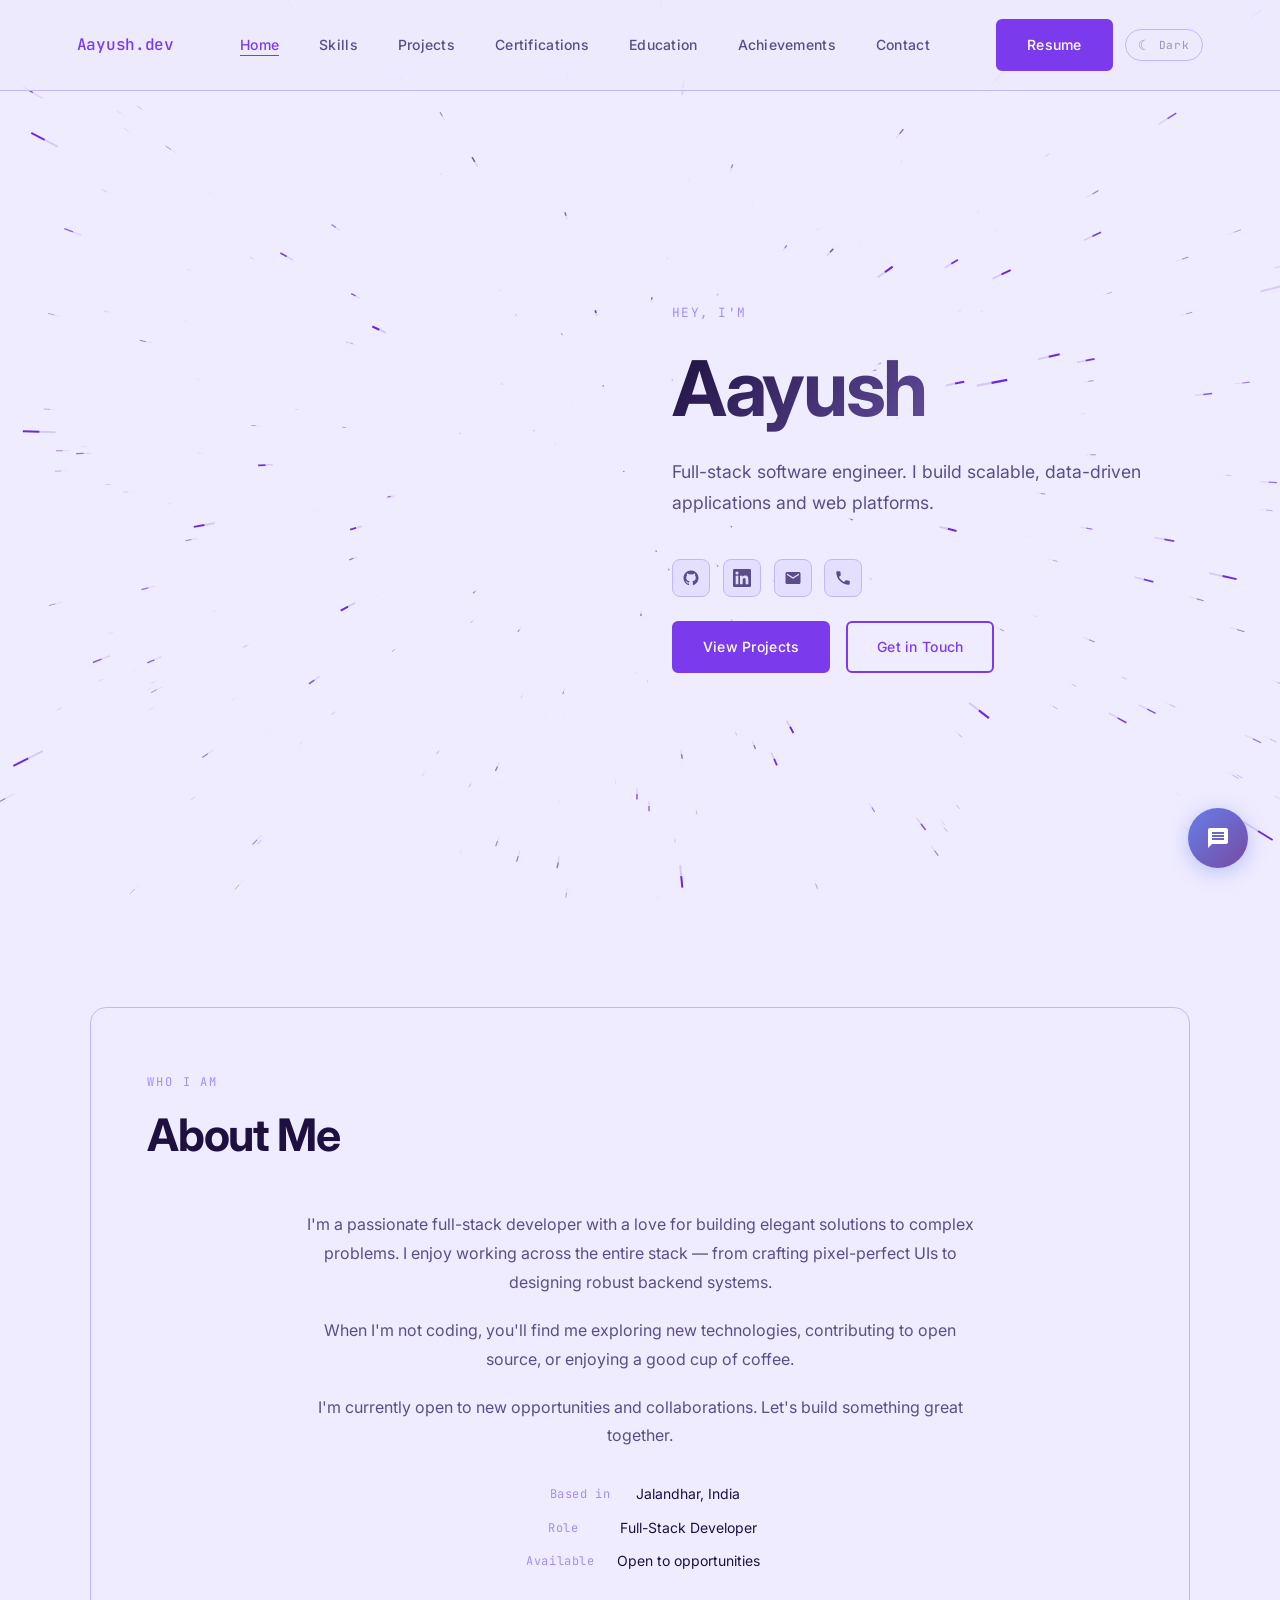
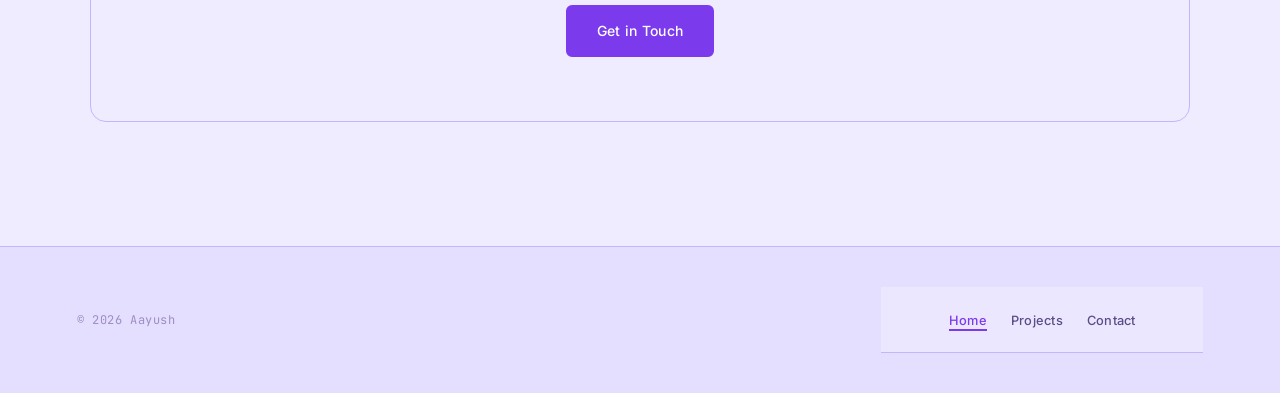
<file: index.html>
<!DOCTYPE html>
<html lang="en">
<head>
  <meta charset="UTF-8" />
  <meta name="viewport" content="width=device-width, initial-scale=1.0" />
  <title>Aayush — Full Stack Developer</title>
  <link rel="stylesheet" href="css/style.css" />
</head>
<body>
  <canvas id="starfield" aria-hidden="true"></canvas>
  <div id="curtain"></div>

  <nav>
    <a href="index.html" class="logo">Aayush.dev</a>
    <ul>
      <li><a href="index.html">Home</a></li>
      <li><a href="skills.html">Skills</a></li>
      <li><a href="projects.html">Projects</a></li>
      <li><a href="certifications.html">Certifications</a></li>
      <li><a href="education.html">Education</a></li>
      <li><a href="achievements.html">Achievements</a></li>
      <li><a href="contact.html">Contact</a></li>
    </ul>
    <div style="display:flex; align-items:center; gap:0.8rem;">
      <a href="resume.html" class="btn nav-resume-btn" aria-label="View Resume">Resume</a>
      <button id="theme-toggle" class="theme-toggle" aria-label="Toggle dark mode">
        <span class="toggle-icon">☾</span>
        <span class="toggle-label">Dark</span>
      </button>
      <button class="hamburger" aria-label="Toggle menu">
        <span></span><span></span><span></span>
      </button>
    </div>
  </nav>

  <!-- HERO -->
  <section class="hero">
    <div class="hero-inner">
      <div class="hero-layout">
        <div class="hero-photo-wrap">
          <!-- <div class="hero-photo" aria-label="Profile photo placeholder">
            <img src="images/Hero.jpg" alt="Your Name">
          </div> -->
        </div>
        <div class="hero-text">
          <p class="hero-eyebrow">Hey, I'm</p>
          <h1>Aayush</h1>
          <p class="hero-desc">
            Full-stack software engineer. I build scalable, data-driven
            applications and web platforms.
          </p>
          <!-- Social Icons -->
          <div class="social-icons" aria-label="Social media links">
            <a href="https://github.com/aayush0024" target="_blank" rel="noopener noreferrer" class="social-icon" aria-label="GitHub">
              <svg width="18" height="18" viewBox="0 0 24 24" fill="currentColor"><path d="M12 2C6.477 2 2 6.477 2 12c0 4.418 2.865 8.166 6.839 9.489.5.092.682-.217.682-.482 0-.237-.009-.868-.013-1.703-2.782.604-3.369-1.342-3.369-1.342-.454-1.154-1.11-1.462-1.11-1.462-.908-.62.069-.608.069-.608 1.003.07 1.531 1.03 1.531 1.03.892 1.529 2.341 1.087 2.91.832.092-.647.35-1.088.636-1.338-2.22-.253-4.555-1.11-4.555-4.943 0-1.091.39-1.984 1.029-2.683-.103-.253-.446-1.27.098-2.647 0 0 .84-.269 2.75 1.025A9.578 9.578 0 0 1 12 6.836a9.59 9.59 0 0 1 2.504.337c1.909-1.294 2.747-1.025 2.747-1.025.546 1.377.202 2.394.1 2.647.64.699 1.028 1.592 1.028 2.683 0 3.842-2.339 4.687-4.566 4.935.359.309.678.919.678 1.852 0 1.336-.012 2.415-.012 2.743 0 .267.18.578.688.48C19.138 20.163 22 16.418 22 12c0-5.523-4.477-10-10-10z"/></svg>
            </a>
            <a href="https://linkedin.com/in/aayush0024" target="_blank" rel="noopener noreferrer" class="social-icon" aria-label="LinkedIn">
              <svg width="18" height="18" viewBox="0 0 24 24" fill="currentColor"><path d="M20.447 20.452h-3.554v-5.569c0-1.328-.027-3.037-1.852-3.037-1.853 0-2.136 1.445-2.136 2.939v5.667H9.351V9h3.414v1.561h.046c.477-.9 1.637-1.85 3.37-1.85 3.601 0 4.267 2.37 4.267 5.455v6.286zM5.337 7.433a2.062 2.062 0 0 1-2.063-2.065 2.064 2.064 0 1 1 2.063 2.065zm1.782 13.019H3.555V9h3.564v11.452zM22.225 0H1.771C.792 0 0 .774 0 1.729v20.542C0 23.227.792 24 1.771 24h20.451C23.2 24 24 23.227 24 22.271V1.729C24 .774 23.2 0 22.222 0h.003z"/></svg>
            </a>
            <a href="mailto:1729aayush@gmail.com" class="social-icon" aria-label="Email">
              <svg width="18" height="18" viewBox="0 0 24 24" fill="currentColor"><path d="M20 4H4c-1.1 0-1.99.9-1.99 2L2 18c0 1.1.9 2 2 2h16c1.1 0 2-.9 2-2V6c0-1.1-.9-2-2-2zm0 4l-8 5-8-5V6l8 5 8-5v2z"/></svg>
            </a>
            <a href="tel:+917888376973" class="social-icon" aria-label="Phone">
              <svg width="18" height="18" viewBox="0 0 24 24" fill="currentColor"><path d="M6.62 10.79c1.44 2.83 3.76 5.14 6.59 6.59l2.2-2.2c.27-.27.67-.36 1.02-.24 1.12.37 2.33.57 3.57.57.55 0 1 .45 1 1V20c0 .55-.45 1-1 1-9.39 0-17-7.61-17-17 0-.55.45-1 1-1h3.5c.55 0 1 .45 1 1 0 1.25.2 2.45.57 3.57.11.35.03.74-.25 1.02l-2.2 2.2z"/></svg>
            </a>
          </div>
          <!-- CTA Buttons -->
          <div style="display:flex; gap:1rem; flex-wrap:wrap;">
            <a href="projects.html" class="btn">View Projects</a>
            <a href="#" class="btn btn-ghost" onclick="openContactDialog(); return false;">Get in Touch</a>
          </div>
        </div>
      </div>
      <!-- <p class="scroll-hint">Scroll</p> -->
    </div>
  </section>

  <canvas class="canvas-divider" aria-hidden="true"></canvas>

  <!-- ABOUT ME SECTION -->
  <section>
    <div class="section-inner">
      <p class="section-label fade-in">Who I am</p>
      <h2 class="section-title fade-in">About Me</h2>

      <div class="about-text fade-in" style="max-width: 680px; margin: 0 auto; text-align: center;">
        <p>I'm a passionate full-stack developer with a love for building elegant solutions to complex problems. I enjoy working across the entire stack — from crafting pixel-perfect UIs to designing robust backend systems.</p>
        <p>When I'm not coding, you'll find me exploring new technologies, contributing to open source, or enjoying a good cup of coffee.</p>
        <p>I'm currently open to new opportunities and collaborations. Let's build something great together.</p>

        <div class="about-meta fade-in" style="align-items: center; margin-top: 2rem;">
          <div class="about-meta-item" style="justify-content: center;">
            <span class="label">Based in</span>
            <span class="value">Jalandhar, India</span>
          </div>
          <div class="about-meta-item" style="justify-content: center;">
            <span class="label">Role</span>
            <span class="value">Full-Stack Developer</span>
          </div>
          <div class="about-meta-item" style="justify-content: center;">
            <span class="label">Available</span>
            <span class="value">Open to opportunities</span>
          </div>
        </div>

        <div style="margin-top: 2rem;">
          <a href="#" class="btn" onclick="openContactDialog(); return false;">Get in Touch</a>
        </div>
      </div>
    </div>
  </section>

  <canvas class="canvas-divider" aria-hidden="true"></canvas>

  
  <footer>
    <p>&copy; 2026 Aayush</p>
    <nav>
      <ul>
        <li><a href="index.html">Home</a></li>
        <li><a href="projects.html">Projects</a></li>
        <li><a href="contact.html">Contact</a></li>
      </ul>
    </nav>
  </footer>

  <div class="toast" id="toast"></div>
  
  <!-- Contact Dialog Overlay -->
  <div class="contact-overlay" id="contactOverlay"></div>
  
  <!-- Contact Dialog -->
  <div class="contact-dialog" id="contactDialog">
    <div class="contact-dialog-header">
      <h3>Get in Touch</h3>
    </div>
    <div class="contact-dialog-body">
      <div class="contact-greeting">
        <span class="emoji">👋</span>
        Hello! I'd love to hear from you. Feel free to reach out if you have any questions, opportunities, or just want to connect!
      </div>
      <div class="contact-buttons">
        <a href="https://wa.me/+917888376973?text=Hi%20Aayush!%20I%20found%20your%20portfolio%20and%20would%20like%20to%20connect." target="_blank" rel="noopener noreferrer" class="contact-btn-whatsapp">
          <svg width="18" height="18" viewBox="0 0 24 24" fill="currentColor">
            <path d="M17.472 14.382c-.297-.149-1.758-.867-2.03-.967-.273-.099-.471-.149-.67.149-.197.297-.767.966-.94 1.164-.173.199-.347.223-.644.074-.297-.149-1.255-.462-2.39-1.475-.883-.788-1.48-1.761-1.653-2.059-.173-.297-.018-.458.13-.606.134-.133.297-.347.446-.521.151-.172.2-.296.3-.495.099-.198.05-.372-.025-.521-.075-.148-.669-1.611-.916-2.206-.242-.579-.487-.501-.669-.51l-.57-.01c-.198 0-.52.074-.792.372s-1.04 1.016-1.04 2.479 1.065 2.876 1.213 3.074c.149.198 2.095 3.2 5.076 4.487.709.306 1.263.489 1.694.626.712.226 1.36.194 1.872.118.571-.085 1.758-.719 2.006-1.413.248-.695.248-1.29.173-1.414-.074-.123-.272-.198-.57-.347m-5.421 7.403h-.004a9.87 9.87 0 01-5.031-1.378l-.361-.214-3.741.982.998-3.648-.235-.374a9.86 9.86 0 01-1.51-5.26c.001-5.45 4.436-9.884 9.888-9.884 2.64 0 5.122 1.03 6.988 2.898a9.825 9.825 0 012.893 6.994c-.003 5.45-4.437 9.884-9.885 9.884m8.413-18.297A11.815 11.815 0 0012.05 0C5.495 0 .16 5.335.157 11.892c0 2.096.547 4.142 1.588 5.945L.057 24l6.305-1.654a11.882 11.882 0 005.683 1.448h.005c6.554 0 11.89-5.335 11.893-11.893a11.821 11.821 0 00-3.48-8.413Z"/>
          </svg>
          Chat on WhatsApp
        </a>
        <button class="contact-btn-close" onclick="closeContactDialog()">Close</button>
      </div>
    </div>
  </div>
  
  <!-- AI Chatbot Floating Button -->
  <div class="ai-chat-float" id="aiChatFloat" aria-label="Chat with AI Assistant">
    <svg viewBox="0 0 24 24" aria-hidden="true">
      <path d="M20 2H4c-1.1 0-2 .9-2 2v18l4-4h14c1.1 0 2-.9 2-2V4c0-1.1-.9-2-2-2zm-2 12H6v-2h12v2zm0-3H6V9h12v2zm0-3H6V6h12v2z"/>
    </svg>
  </div>

  <!-- AI Chatbot Dialog -->
  <div class="ai-chat-dialog" id="aiChatDialog">
    <div class="ai-chat-header">
      <h3>
        <span class="ai-status-dot"></span>
        AI Assistant
      </h3>
      <button class="ai-close-btn" id="aiChatClose" aria-label="Close chat">×</button>
    </div>
    <div class="ai-chat-body" id="aiChatBody">
      <div class="ai-message bot">Hello! 👋 I'm Aayush's AI assistant. I can tell you about his skills, projects, and experience. How can I help you today?</div>
    </div>
    <div class="ai-chat-input-group">
      <textarea class="ai-chat-input" id="aiChatInput" placeholder="Ask me about Aayush..." rows="1"></textarea>
      <button class="ai-send-btn" id="aiChatSend">Send</button>
    </div>
  </div>

  <script src="js/main.js"></script>
</body>
</html>
</file>
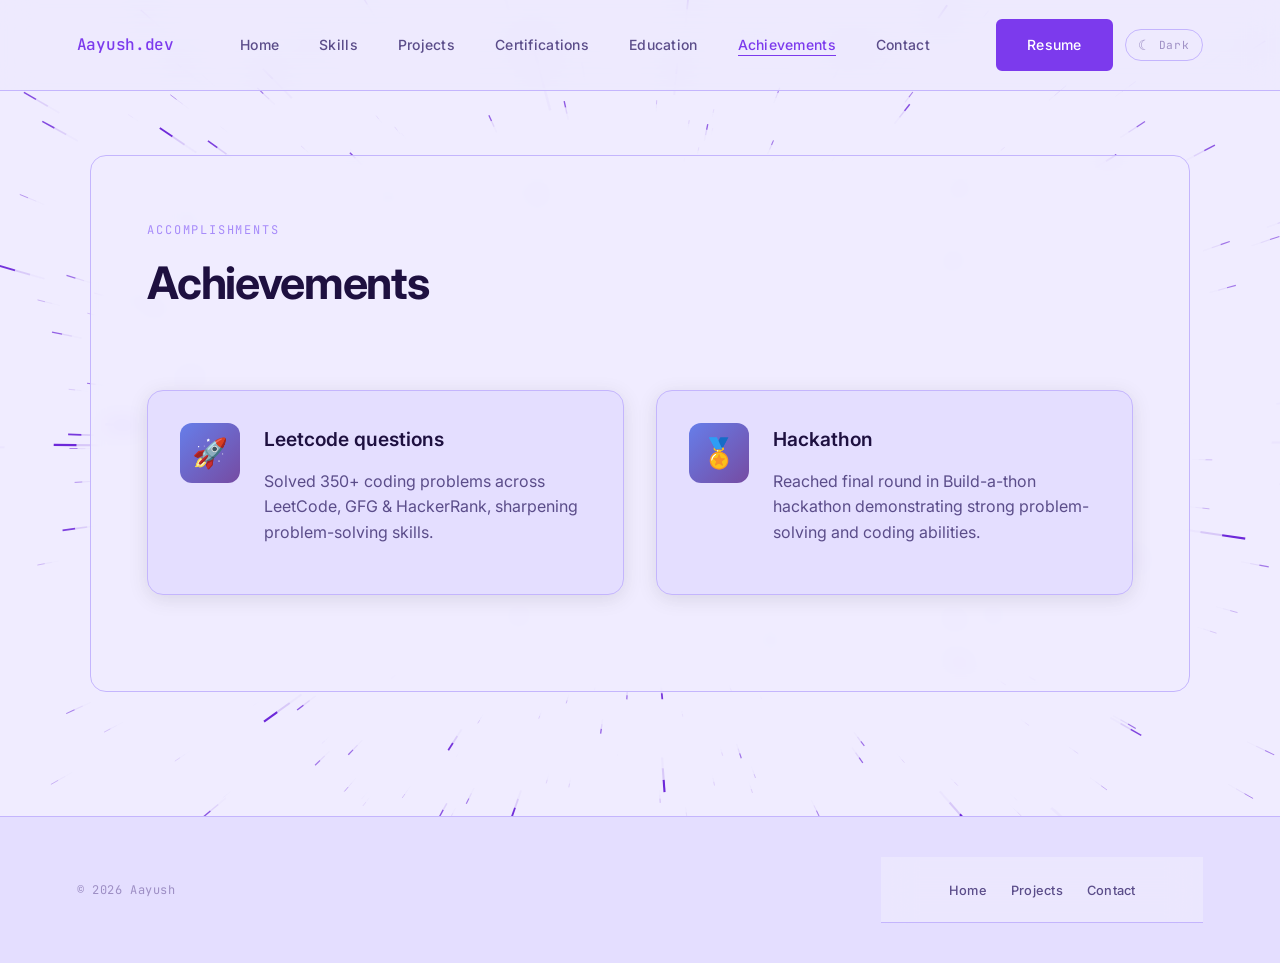
<file: achievements.html>
<!DOCTYPE html>
<html lang="en">
<head>
  <meta charset="UTF-8" />
  <meta name="viewport" content="width=device-width, initial-scale=1.0" />
  <title>Achievements — Aayush</title>
  <link rel="stylesheet" href="css/style.css" />
</head>
<body>
  <canvas id="starfield" aria-hidden="true"></canvas>
  <div id="curtain"></div>

  <nav>
    <a href="index.html" class="logo">Aayush.dev</a>
    <ul>
      <li><a href="index.html">Home</a></li>
      <li><a href="skills.html">Skills</a></li>
      <li><a href="projects.html">Projects</a></li>
      <li><a href="certifications.html">Certifications</a></li>
      <li><a href="education.html">Education</a></li>
      <li><a href="achievements.html" class="active">Achievements</a></li>
      <li><a href="contact.html">Contact</a></li>
    </ul>
    <div style="display:flex; align-items:center; gap:0.8rem;">
      <a href="resume.html" class="btn nav-resume-btn" aria-label="View Resume">Resume</a>
      <button id="theme-toggle" class="theme-toggle" aria-label="Toggle dark mode">
        <span class="toggle-icon">☾</span>
        <span class="toggle-label">Dark</span>
      </button>
      <button class="hamburger" aria-label="Toggle menu">
        <span></span><span></span><span></span>
      </button>
    </div>
  </nav>

  <section>
    <div class="section-inner">
      <p class="section-label fade-in">Accomplishments</p>
      <h1 class="section-title fade-in">Achievements</h1>

      <div class="achievements-grid fade-in">
        

        

       

       

        <!-- Achievement 5 -->
        <div class="achievement-card">
          <div class="achievement-icon">
            <span>🚀</span>
          </div>
          <div class="achievement-content">
            <h3 class="achievement-title">Leetcode questions</h3>
            <p class="achievement-desc">
              Solved 350+ coding problems across LeetCode, GFG & HackerRank, sharpening problem-solving skills.
            </p>
            <div class="achievement-meta">
              <!-- <span class="achievement-date">2022 - Present</span>
              <span class="achievement-org">GitHub Community</span> -->
            </div>
          </div>
        </div>

        <!-- Achievement 6 -->
        <div class="achievement-card">
          <div class="achievement-icon">
            <span>🏅</span>
          </div>
          <div class="achievement-content">
            <h3 class="achievement-title">Hackathon</h3>
            <p class="achievement-desc">
              Reached final round in Build-a-thon hackathon demonstrating strong problem-solving and coding abilities.
            </p>
            <div class="achievement-meta">
              <!-- <span class="achievement-date">November 2023</span>
              <span class="achievement-org">ACM ICPC</span> -->
            </div>
          </div>
        </div>
      </div>
    </div>
  </section>

  <canvas class="canvas-divider" aria-hidden="true"></canvas>

  <footer>
    <p>&copy; 2026 Aayush</p>
    <nav>
      <ul>
        <li><a href="index.html">Home</a></li>
        <li><a href="projects.html">Projects</a></li>
        <li><a href="contact.html">Contact</a></li>
      </ul>
    </nav>
  </footer>

  <div class="toast" id="toast"></div>
  
  <!-- Contact Dialog Overlay -->
  <div class="contact-overlay" id="contactOverlay"></div>
  
  <!-- Contact Dialog -->
  <div class="contact-dialog" id="contactDialog">
    <div class="contact-dialog-header">
      <h3>Get in Touch</h3>
    </div>
    <div class="contact-dialog-body">
      <div class="contact-greeting">
        <span class="emoji">👋</span>
        Hello! I'd love to hear from you. Feel free to reach out if you have any questions, opportunities, or just want to connect!
      </div>
      <div class="contact-buttons">
        <a href="https://wa.me/+917888376973?text=Hi%20Aayush!%20I%20found%20your%20portfolio%20and%20would%20like%20to%20connect." target="_blank" rel="noopener noreferrer" class="contact-btn-whatsapp">
          <svg width="18" height="18" viewBox="0 0 24 24" fill="currentColor">
            <path d="M17.472 14.382c-.297-.149-1.758-.867-2.03-.967-.273-.099-.471-.149-.67.149-.197.297-.767.966-.94 1.164-.173.199-.347.223-.644.074-.297-.149-1.255-.462-2.39-1.475-.883-.788-1.48-1.761-1.653-2.059-.173-.297-.018-.458.13-.606.134-.133.297-.347.446-.521.151-.172.2-.296.3-.495.099-.198.05-.372-.025-.521-.075-.148-.669-1.611-.916-2.206-.242-.579-.487-.501-.669-.51l-.57-.01c-.198 0-.52.074-.792.372s-1.04 1.016-1.04 2.479 1.065 2.876 1.213 3.074c.149.198 2.095 3.2 5.076 4.487.709.306 1.263.489 1.694.626.712.226 1.36.194 1.872.118.571-.085 1.758-.719 2.006-1.413.248-.695.248-1.29.173-1.414-.074-.123-.272-.198-.57-.347m-5.421 7.403h-.004a9.87 9.87 0 01-5.031-1.378l-.361-.214-3.741.982.998-3.648-.235-.374a9.86 9.86 0 01-1.51-5.26c.001-5.45 4.436-9.884 9.888-9.884 2.64 0 5.122 1.03 6.988 2.898a9.825 9.825 0 012.893 6.994c-.003 5.45-4.437 9.884-9.885 9.884m8.413-18.297A11.815 11.815 0 0012.05 0C5.495 0 .16 5.335.157 11.892c0 2.096.547 4.142 1.588 5.945L.057 24l6.305-1.654a11.882 11.882 0 005.683 1.448h.005c6.554 0 11.89-5.335 11.893-11.893a11.821 11.821 0 00-3.48-8.413Z"/>
          </svg>
          Chat on WhatsApp
        </a>
        <button class="contact-btn-close" onclick="closeContactDialog()">Close</button>
      </div>
    </div>
  </div>

 

  <script src="js/main.js"></script>
</body>
</html>
</file>
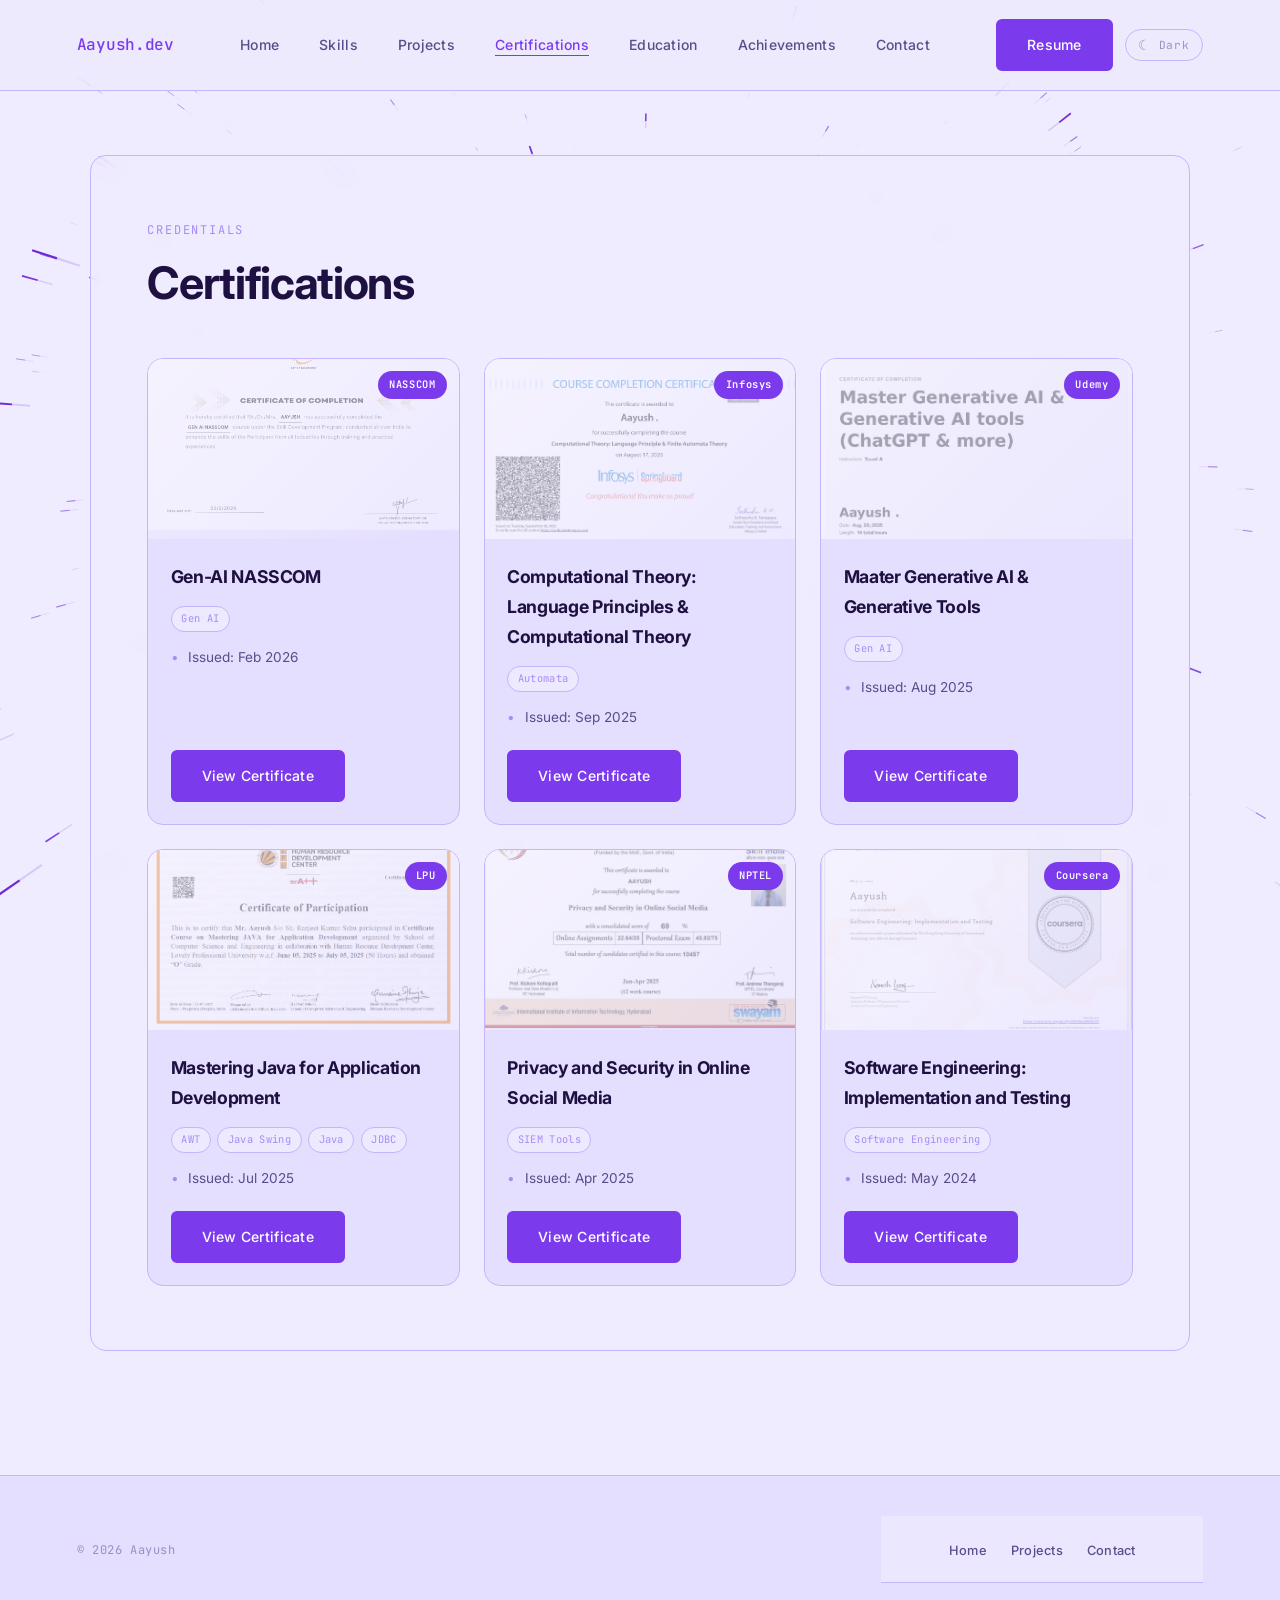
<file: certifications.html>
<!DOCTYPE html>
<html lang="en">
<head>
  <meta charset="UTF-8" />
  <meta name="viewport" content="width=device-width, initial-scale=1.0" />
  <title>Aayush — Certifications</title>
  <link rel="stylesheet" href="css/style.css" />
</head>
<body>
  <canvas id="starfield" aria-hidden="true"></canvas>
  <div id="curtain"></div>

  <nav>
    <a href="index.html" class="logo">Aayush.dev</a>
    <ul>
      <li><a href="index.html">Home</a></li>
      <li><a href="skills.html">Skills</a></li>
      <li><a href="projects.html">Projects</a></li>
      <li><a href="certifications.html">Certifications</a></li>
      <li><a href="education.html">Education</a></li>
      <li><a href="achievements.html">Achievements</a></li>
      <li><a href="contact.html">Contact</a></li>
    </ul>
    <div style="display:flex; align-items:center; gap:0.8rem;">
      <a href="resume.html" class="btn nav-resume-btn" aria-label="View Resume">Resume</a>
      <button id="theme-toggle" class="theme-toggle" aria-label="Toggle dark mode">
        <span class="toggle-icon">☾</span>
        <span class="toggle-label">Dark</span>
      </button>
      <button class="hamburger" aria-label="Toggle menu">
        <span></span><span></span><span></span>
      </button>
    </div>
  </nav>

  <section>
    <div class="section-inner">
      <p class="section-label fade-in">Credentials</p>
      <h1 class="section-title fade-in">Certifications</h1>

      <div class="proj-grid fade-in">

        <!-- Cert 0 -->
        <div class="proj-card">
          <div class="proj-preview cert-preview">
            <div class="proj-preview-placeholder">
              <span><img src="images/c0.png"></span>
            </div>
            <span class="proj-stack-badge">NASSCOM</span>
          </div>
          <div class="proj-content">
            <h3 class="proj-title">Gen-AI NASSCOM</h3>
            <!-- <p class="proj-desc">Comprehensive course covering React, Node.js, MongoDB, and REST API design.</p> -->
            <div class="proj-tags">
              <span class="proj-tag">Gen AI</span>
              <!-- <span class="proj-tag">Node.js</span>
              <span class="proj-tag">MongoDB</span> -->
            </div>
            <ul class="proj-features">
              <li>Issued: Feb 2026</li>
              <!-- <li>Credential ID: XXXX-XXXX</li> -->
            </ul>
            <div class="proj-actions">
              <a href="images/c1.png" target="_blank" rel="noopener noreferrer" class="btn proj-btn">View Certificate</a>
            </div>
          </div>
        </div>

        <!-- Cert 1 -->
        <div class="proj-card">
          <div class="proj-preview cert-preview">
            <div class="proj-preview-placeholder">
              <span><img src="images/c1.png"></span>
            </div>
            <span class="proj-stack-badge">Infosys</span>
          </div>
          <div class="proj-content">
            <h3 class="proj-title">Computational Theory: Language Principles & Computational Theory </h3>
            <!-- <p class="proj-desc">Deep dive into modern JavaScript — ES6+, async/await, OOP, and DOM manipulation.</p> -->
            <div class="proj-tags">
              <span class="proj-tag">Automata</span>
            </div>
            <ul class="proj-features">
              <li>Issued: Sep 2025</li>
            </ul>
            <div class="proj-actions">
              <a href="images/c1.png" target="_blank" rel="noopener noreferrer" class="btn proj-btn">View Certificate</a>
            </div>
          </div>
        </div>

        <!-- Cert 2 -->
        <div class="proj-card">
          <div class="proj-preview cert-preview">
            <div class="proj-preview-placeholder">
              <span><img src="images/c2.png"></span>
            </div>
            <span class="proj-stack-badge">Udemy</span>
          </div>
          <div class="proj-content">
            <h3 class="proj-title">Maater Generative AI & Generative Tools</h3>
            <!-- <p class="proj-desc">Foundations of AI and machine learning concepts with practical applications using Google tools.</p> -->
            <div class="proj-tags">
              <span class="proj-tag">Gen AI</span>
            </div>
            <ul class="proj-features">
              <li>Issued: Aug 2025</li>
            </ul>
            <div class="proj-actions">
              <a href="images/c2.png" target="_blank" rel="noopener noreferrer" class="btn proj-btn">View Certificate</a>
            </div>
          </div>
        </div>

        <!-- Cert 3 -->
        <div class="proj-card">
          <div class="proj-preview cert-preview">
            <div class="proj-preview-placeholder">
              <span><img src="images/c3.png"></span>
            </div>
            <span class="proj-stack-badge">LPU</span>
          </div>
          <div class="proj-content">
            <h3 class="proj-title">Mastering Java for Application Development</h3>
            <!-- <p class="proj-desc">Problem solving with arrays, trees, graphs, dynamic programming, and complexity analysis.</p> -->
            <div class="proj-tags">
              <span class="proj-tag">AWT</span>
              <span class="proj-tag">Java Swing</span>
              <span class="proj-tag">Java</span>
              <span class="proj-tag">JDBC</span>
            </div>
            <ul class="proj-features">
              <li>Issued: Jul 2025</li>
            </ul>
            <div class="proj-actions">
              <a href="images/c3.png" target="_blank" rel="noopener noreferrer" class="btn proj-btn">View Certificate</a>
            </div>
          </div>
        </div>

        <!-- Cert 4 -->
        <div class="proj-card">
          <div class="proj-preview cert-preview">
            <div class="proj-preview-placeholder">
              <span><img src="images/c4.png"></span>
            </div>
            <span class="proj-stack-badge">NPTEL</span>
          </div>
          <div class="proj-content">
            <h3 class="proj-title">Privacy and Security in Online Social Media</h3>
            <!-- <p class="proj-desc">Professional certificate covering HTML, CSS, React, and UX/UI design principles.</p> -->
            <div class="proj-tags">
              <span class="proj-tag">SIEM Tools</span>
            </div>
            <ul class="proj-features">
              <li>Issued: Apr 2025</li>
            </ul>
            <div class="proj-actions">
              <a href="images/c4.png" target="_blank" rel="noopener noreferrer" class="btn proj-btn">View Certificate</a>
            </div>
          </div>
        </div>

        <!-- Cert 5 -->
        <div class="proj-card">
          <div class="proj-preview cert-preview">
            <div class="proj-preview-placeholder">
              <span><img src="images/c5.png"></span>
            </div>
            <span class="proj-stack-badge">Coursera</span>
          </div>
          <div class="proj-content">
            <h3 class="proj-title">Software Engineering: Implementation and Testing</h3>
            <!-- <p class="proj-desc">Professional certificate covering HTML, CSS, React, and UX/UI design principles.</p> -->
            <div class="proj-tags">
              <span class="proj-tag">Software Engineering</span>
            </div>
            <ul class="proj-features">
              <li>Issued: May 2024</li>
            </ul>
            <div class="proj-actions">
              <a href="images/c5.png" target="_blank" rel="noopener noreferrer" class="btn proj-btn">View Certificate</a>
            </div>
          </div>
        </div>


      </div>
    </div>
  </section>

  <canvas class="canvas-divider" aria-hidden="true"></canvas>

  <footer>
    <p>&copy; 2026 Aayush</p>
    <nav>
      <ul>
        <li><a href="index.html">Home</a></li>
        <li><a href="projects.html">Projects</a></li>
        <li><a href="contact.html">Contact</a></li>
      </ul>
    </nav>
  </footer>

  <div class="toast" id="toast"></div>
  
 

  <script src="js/main.js"></script>
</body>
</html>
</file>
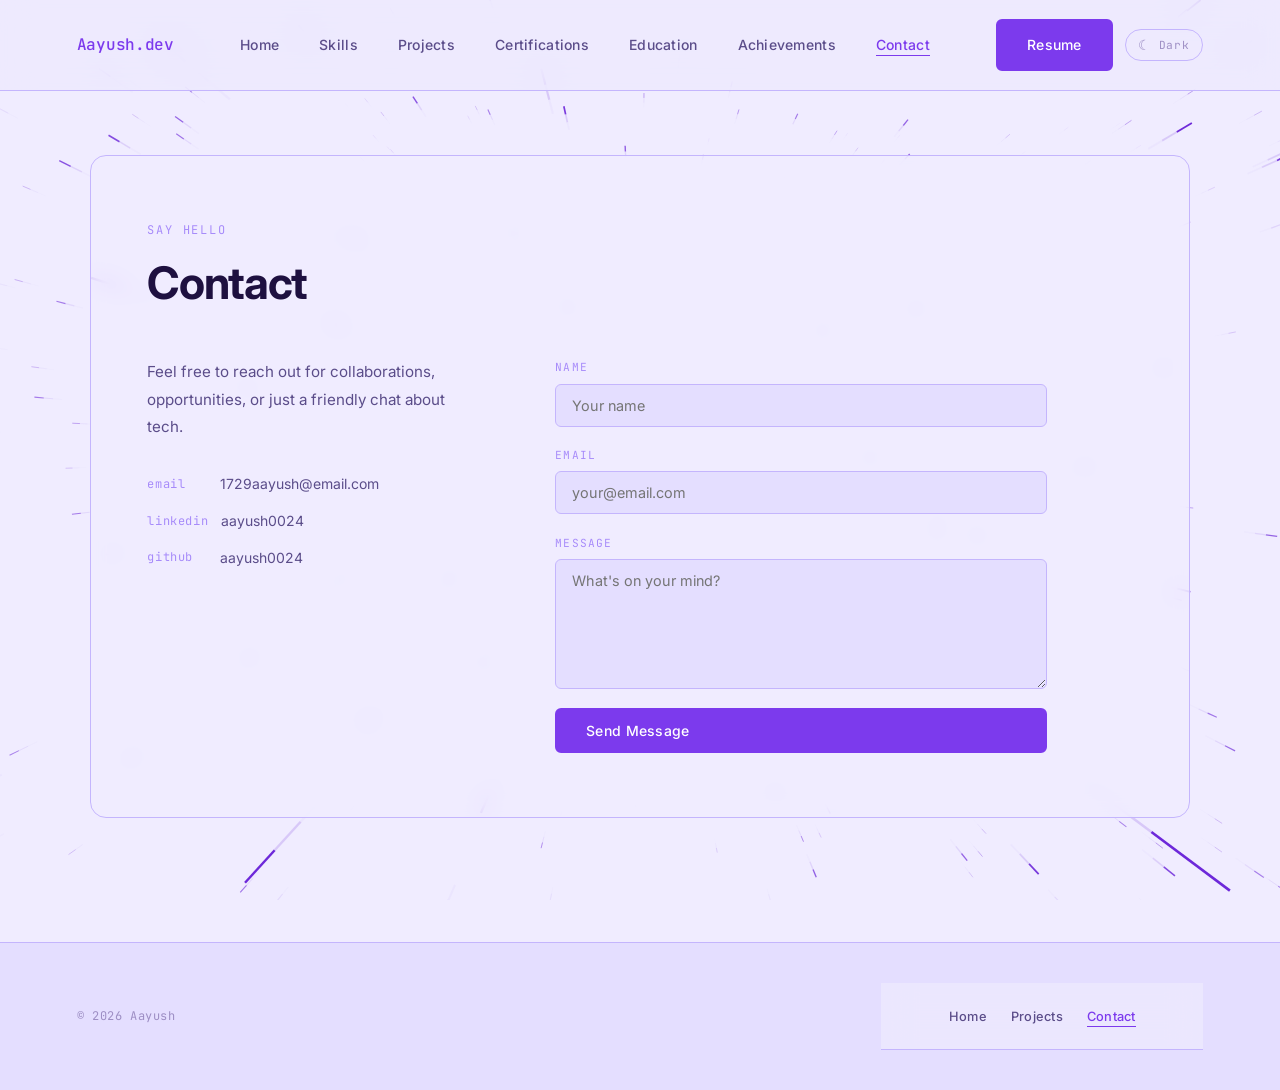
<file: contact.html>
<!DOCTYPE html>
<html lang="en">
<head>
  <meta charset="UTF-8" />
  <meta name="viewport" content="width=device-width, initial-scale=1.0" />
  <title>YourName — Contact</title>
  <link rel="stylesheet" href="css/style.css" />
</head>
<body>
  <canvas id="starfield" aria-hidden="true"></canvas>
  <div id="curtain"></div>

  <nav>
    <a href="index.html" class="logo">Aayush.dev</a>
    <ul>
      <li><a href="index.html">Home</a></li>
      <li><a href="skills.html">Skills</a></li>
      <li><a href="projects.html">Projects</a></li>
      <li><a href="certifications.html">Certifications</a></li>
      <li><a href="education.html">Education</a></li>
      <li><a href="achievements.html">Achievements</a></li>
      <li><a href="contact.html">Contact</a></li>
    </ul>
    <div style="display:flex; align-items:center; gap:0.8rem;">
      <a href="resume.html" class="btn nav-resume-btn" aria-label="View Resume">Resume</a>
      <button id="theme-toggle" class="theme-toggle" aria-label="Toggle dark mode">
        <span class="toggle-icon">☾</span>
        <span class="toggle-label">Dark</span>
      </button>
      <button class="hamburger" aria-label="Toggle menu">
        <span></span><span></span><span></span>
      </button>
    </div>
  </nav>

  <section>
    <div class="section-inner">
      <p class="section-label fade-in">Say hello</p>
      <h1 class="section-title fade-in">Contact</h1>

      <div class="contact-layout fade-in">

        <div class="contact-intro">
          <p>
            Feel free to reach out for collaborations, opportunities,
            or just a friendly chat about tech.
          </p>
          <div class="contact-links">
            <a href="mailto:1729aayush@email.com" class="contact-link">
              <span class="contact-link-icon">email</span>
              1729aayush@email.com
            </a>
            <a href="https://linkedin.com/in/aayush0024" target="_blank" rel="noopener noreferrer" class="contact-link">
              <span class="contact-link-icon">linkedin</span>
              aayush0024
            </a>
            <a href="https://github.com/aayush0024" target="_blank" rel="noopener noreferrer" class="contact-link">
              <span class="contact-link-icon">github</span>
              aayush0024
            </a>
            <!-- <a href="https://twitter.com/yourhandle" target="_blank" rel="noopener noreferrer" class="contact-link">
              <span class="contact-link-icon">twitter</span>
              @yourhandle
            </a> -->
          </div>
        </div>

        <form class="contact-form" novalidate>
          <div class="form-group">
            <label for="name">Name</label>
            <input type="text" id="name" name="name" placeholder="Your name" required />
          </div>
          <div class="form-group">
            <label for="email">Email</label>
            <input type="email" id="email" name="email" placeholder="your@email.com" required />
          </div>
          <div class="form-group">
            <label for="message">Message</label>
            <textarea id="message" name="message" placeholder="What's on your mind?" required></textarea>
          </div>
          <button type="submit" class="btn">Send Message</button>
        </form>

      </div>
    </div>
  </section>

  <canvas class="canvas-divider" aria-hidden="true"></canvas>

  <footer>
    <p>&copy; 2026 Aayush</p>
    <nav>
      <ul>
        <li><a href="index.html">Home</a></li>
        <li><a href="projects.html">Projects</a></li>
        <li><a href="contact.html">Contact</a></li>
      </ul>
    </nav>
  </footer>

  <div class="toast" id="toast"></div>
  
 

  <script src="js/main.js"></script>
</body>
</html>
</file>
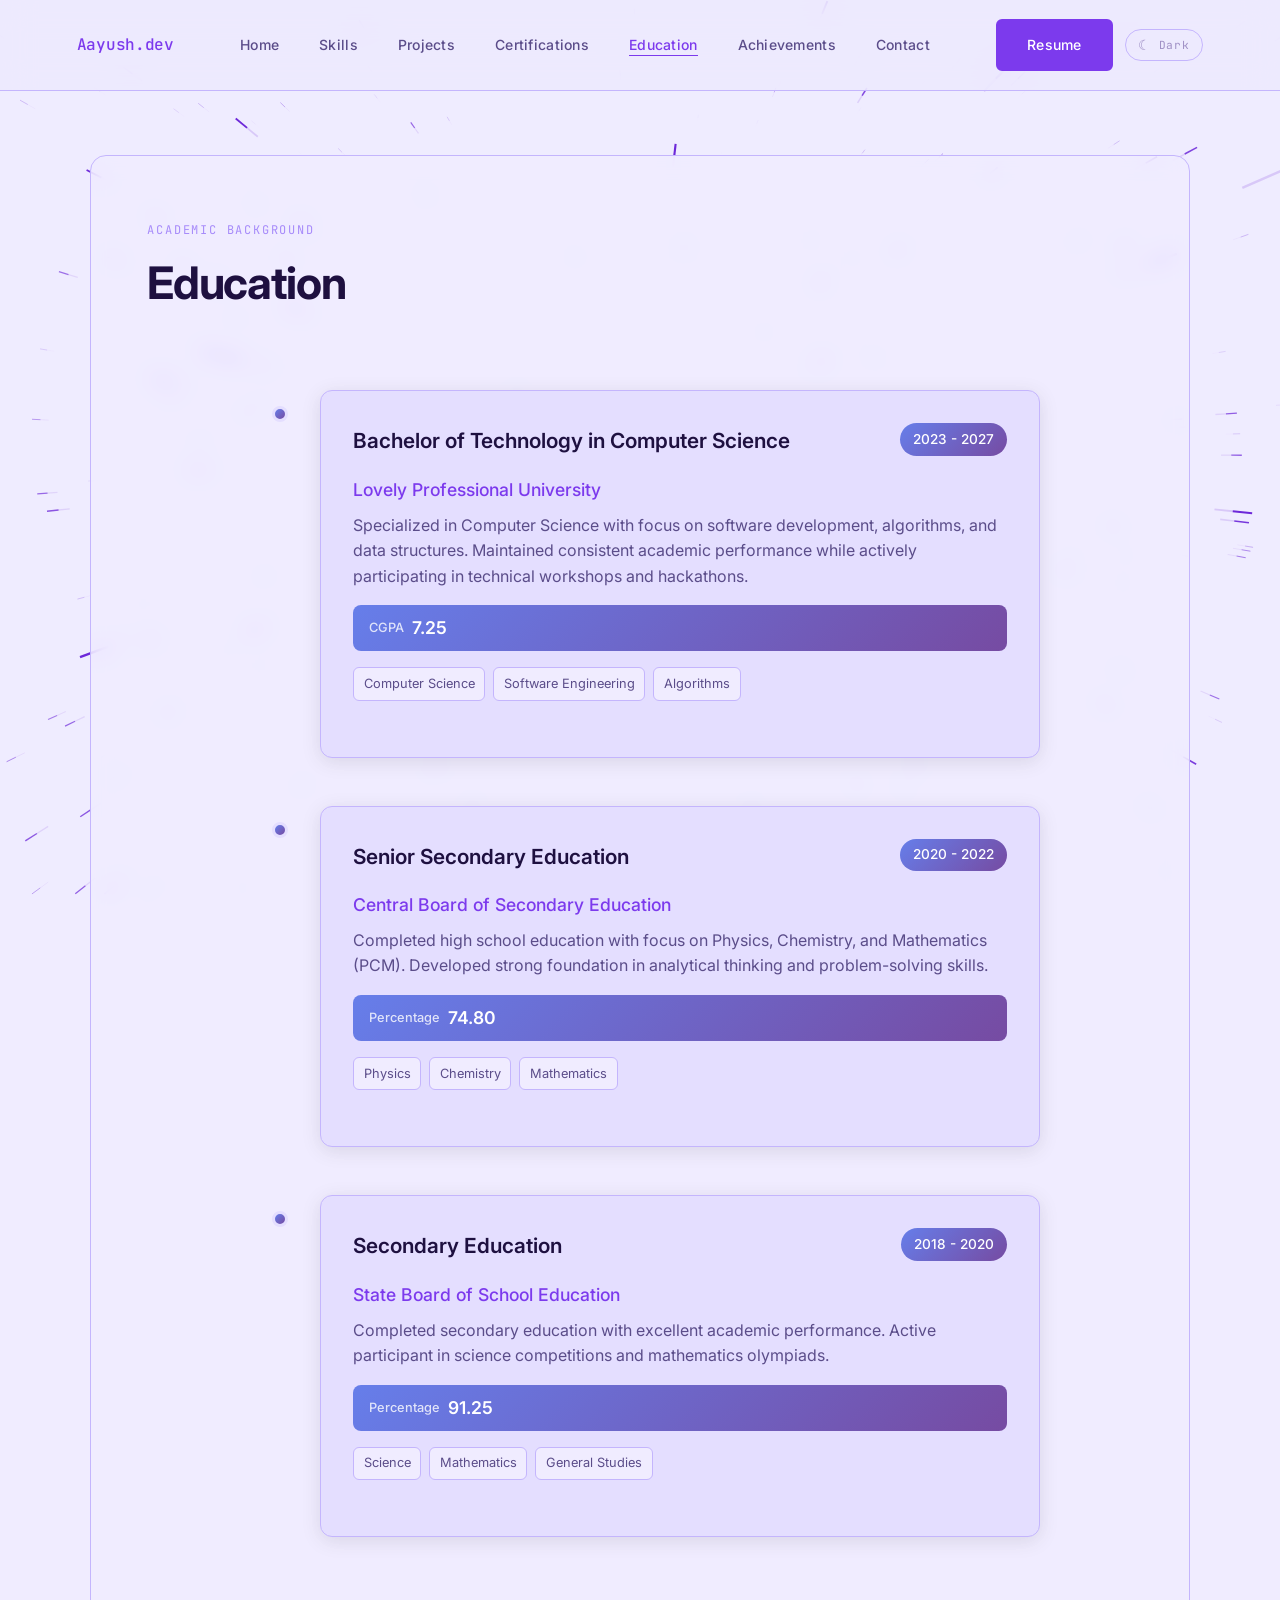
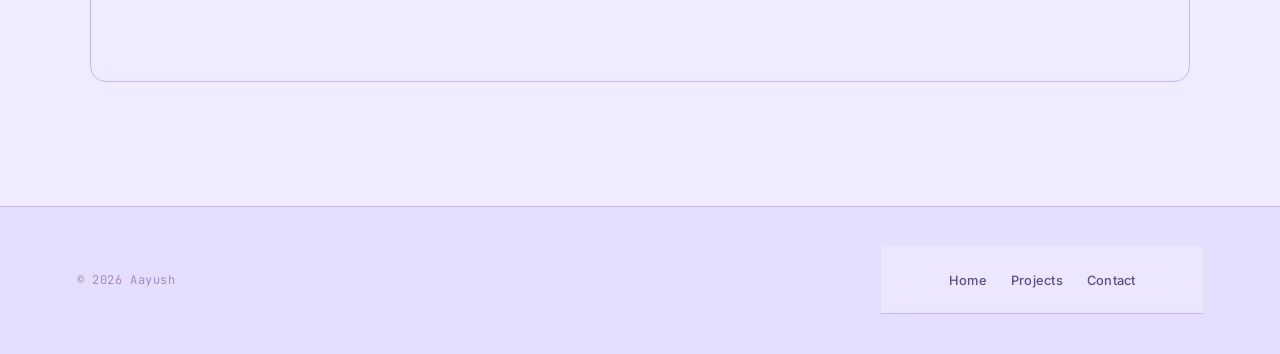
<file: education.html>
<!DOCTYPE html>
<html lang="en">
<head>
  <meta charset="UTF-8" />
  <meta name="viewport" content="width=device-width, initial-scale=1.0" />
  <title>Education — Aayush</title>
  <link rel="stylesheet" href="css/style.css" />
</head>
<body>
  <canvas id="starfield" aria-hidden="true"></canvas>
  <div id="curtain"></div>

  <nav>
    <a href="index.html" class="logo">Aayush.dev</a>
    <ul>
      <li><a href="index.html">Home</a></li>
      <li><a href="skills.html">Skills</a></li>
      <li><a href="projects.html">Projects</a></li>
      <li><a href="certifications.html">Certifications</a></li>
      <li><a href="education.html" class="active">Education</a></li>
      <li><a href="achievements.html">Achievements</a></li>
      <li><a href="contact.html">Contact</a></li>
    </ul>
    <div style="display:flex; align-items:center; gap:0.8rem;">
      <a href="resume.html" class="btn nav-resume-btn" aria-label="View Resume">Resume</a>
      <button id="theme-toggle" class="theme-toggle" aria-label="Toggle dark mode">
        <span class="toggle-icon">☾</span>
        <span class="toggle-label">Dark</span>
      </button>
      <button class="hamburger" aria-label="Toggle menu">
        <span></span><span></span><span></span>
      </button>
    </div>
  </nav>

  <section>
    <div class="section-inner">
      <p class="section-label fade-in">Academic Background</p>
      <h1 class="section-title fade-in">Education</h1>

      <div class="timeline fade-in">
        <!-- Education Item 1 -->
        <div class="timeline-item">
          <div class="timeline-marker">
            <div class="timeline-dot"></div>
          </div>
          <div class="timeline-content">
            <div class="timeline-header">
              <h3 class="timeline-title">Bachelor of Technology in Computer Science</h3>
              <span class="timeline-date">2023 - 2027</span>
            </div>
            <div class="timeline-body">
              <h4 class="timeline-subtitle">Lovely Professional University</h4>
              <p class="timeline-desc">
                Specialized in Computer Science with focus on software development, algorithms, and data structures. 
                Maintained consistent academic performance while actively participating in technical workshops and hackathons.
              </p>
              <div class="timeline-percentage">
                <span class="percentage-label">CGPA</span>
                <span class="percentage-value">7.25</span>
              </div>
              <div class="timeline-tags">
                <span class="timeline-tag">Computer Science</span>
                <span class="timeline-tag">Software Engineering</span>
                <span class="timeline-tag">Algorithms</span>
              </div>
            </div>
          </div>
        </div>

        <!-- Education Item 2 -->
        <div class="timeline-item">
          <div class="timeline-marker">
            <div class="timeline-dot"></div>
          </div>
          <div class="timeline-content">
            <div class="timeline-header">
              <h3 class="timeline-title">Senior Secondary Education</h3>
              <span class="timeline-date">2020 - 2022</span>
            </div>
            <div class="timeline-body">
              <h4 class="timeline-subtitle">Central Board of Secondary Education</h4>
              <p class="timeline-desc">
                Completed high school education with focus on Physics, Chemistry, and Mathematics (PCM). 
                Developed strong foundation in analytical thinking and problem-solving skills.
              </p>
              <div class="timeline-percentage">
                <span class="percentage-label">Percentage</span>
                <span class="percentage-value">74.80</span>
              </div>
              <div class="timeline-tags">
                <span class="timeline-tag">Physics</span>
                <span class="timeline-tag">Chemistry</span>
                <span class="timeline-tag">Mathematics</span>
              </div>
            </div>
          </div>
        </div>

        <!-- Education Item 3 -->
        <div class="timeline-item">
          <div class="timeline-marker">
            <div class="timeline-dot"></div>
          </div>
          <div class="timeline-content">
            <div class="timeline-header">
              <h3 class="timeline-title">Secondary Education</h3>
              <span class="timeline-date">2018 - 2020</span>
            </div>
            <div class="timeline-body">
              <h4 class="timeline-subtitle">State Board of School Education</h4>
              <p class="timeline-desc">
                Completed secondary education with excellent academic performance. 
                Active participant in science competitions and mathematics olympiads.
              </p>
              <div class="timeline-percentage">
                <span class="percentage-label">Percentage</span>
                <span class="percentage-value">91.25</span>
              </div>
              <div class="timeline-tags">
                <span class="timeline-tag">Science</span>
                <span class="timeline-tag">Mathematics</span>
                <span class="timeline-tag">General Studies</span>
              </div>
            </div>
          </div>
        </div>
      </div>
    </div>
  </section>

  <canvas class="canvas-divider" aria-hidden="true"></canvas>

  <footer>
    <p>&copy; 2026 Aayush</p>
    <nav>
      <ul>
        <li><a href="index.html">Home</a></li>
        <li><a href="projects.html">Projects</a></li>
        <li><a href="contact.html">Contact</a></li>
      </ul>
    </nav>
  </footer>

  <div class="toast" id="toast"></div>
  
  <!-- Contact Dialog Overlay -->
  <div class="contact-overlay" id="contactOverlay"></div>
  
  <!-- Contact Dialog -->
  <div class="contact-dialog" id="contactDialog">
    <div class="contact-dialog-header">
      <h3>Get in Touch</h3>
    </div>
    <div class="contact-dialog-body">
      <div class="contact-greeting">
        <span class="emoji">👋</span>
        Hello! I'd love to hear from you. Feel free to reach out if you have any questions, opportunities, or just want to connect!
      </div>
      <div class="contact-buttons">
        <a href="https://wa.me/+917888376973?text=Hi%20Aayush!%20I%20found%20your%20portfolio%20and%20would%20like%20to%20connect." target="_blank" rel="noopener noreferrer" class="contact-btn-whatsapp">
          <svg width="18" height="18" viewBox="0 0 24 24" fill="currentColor">
            <path d="M17.472 14.382c-.297-.149-1.758-.867-2.03-.967-.273-.099-.471-.149-.67.149-.197.297-.767.966-.94 1.164-.173.199-.347.223-.644.074-.297-.149-1.255-.462-2.39-1.475-.883-.788-1.48-1.761-1.653-2.059-.173-.297-.018-.458.13-.606.134-.133.297-.347.446-.521.151-.172.2-.296.3-.495.099-.198.05-.372-.025-.521-.075-.148-.669-1.611-.916-2.206-.242-.579-.487-.501-.669-.51l-.57-.01c-.198 0-.52.074-.792.372s-1.04 1.016-1.04 2.479 1.065 2.876 1.213 3.074c.149.198 2.095 3.2 5.076 4.487.709.306 1.263.489 1.694.626.712.226 1.36.194 1.872.118.571-.085 1.758-.719 2.006-1.413.248-.695.248-1.29.173-1.414-.074-.123-.272-.198-.57-.347m-5.421 7.403h-.004a9.87 9.87 0 01-5.031-1.378l-.361-.214-3.741.982.998-3.648-.235-.374a9.86 9.86 0 01-1.51-5.26c.001-5.45 4.436-9.884 9.888-9.884 2.64 0 5.122 1.03 6.988 2.898a9.825 9.825 0 012.893 6.994c-.003 5.45-4.437 9.884-9.885 9.884m8.413-18.297A11.815 11.815 0 0012.05 0C5.495 0 .16 5.335.157 11.892c0 2.096.547 4.142 1.588 5.945L.057 24l6.305-1.654a11.882 11.882 0 005.683 1.448h.005c6.554 0 11.89-5.335 11.893-11.893a11.821 11.821 0 00-3.48-8.413Z"/>
          </svg>
          Chat on WhatsApp
        </a>
        <button class="contact-btn-close" onclick="closeContactDialog()">Close</button>
      </div>
    </div>
  </div>

  



  <script src="js/main.js"></script>
</body>
</html>
</file>
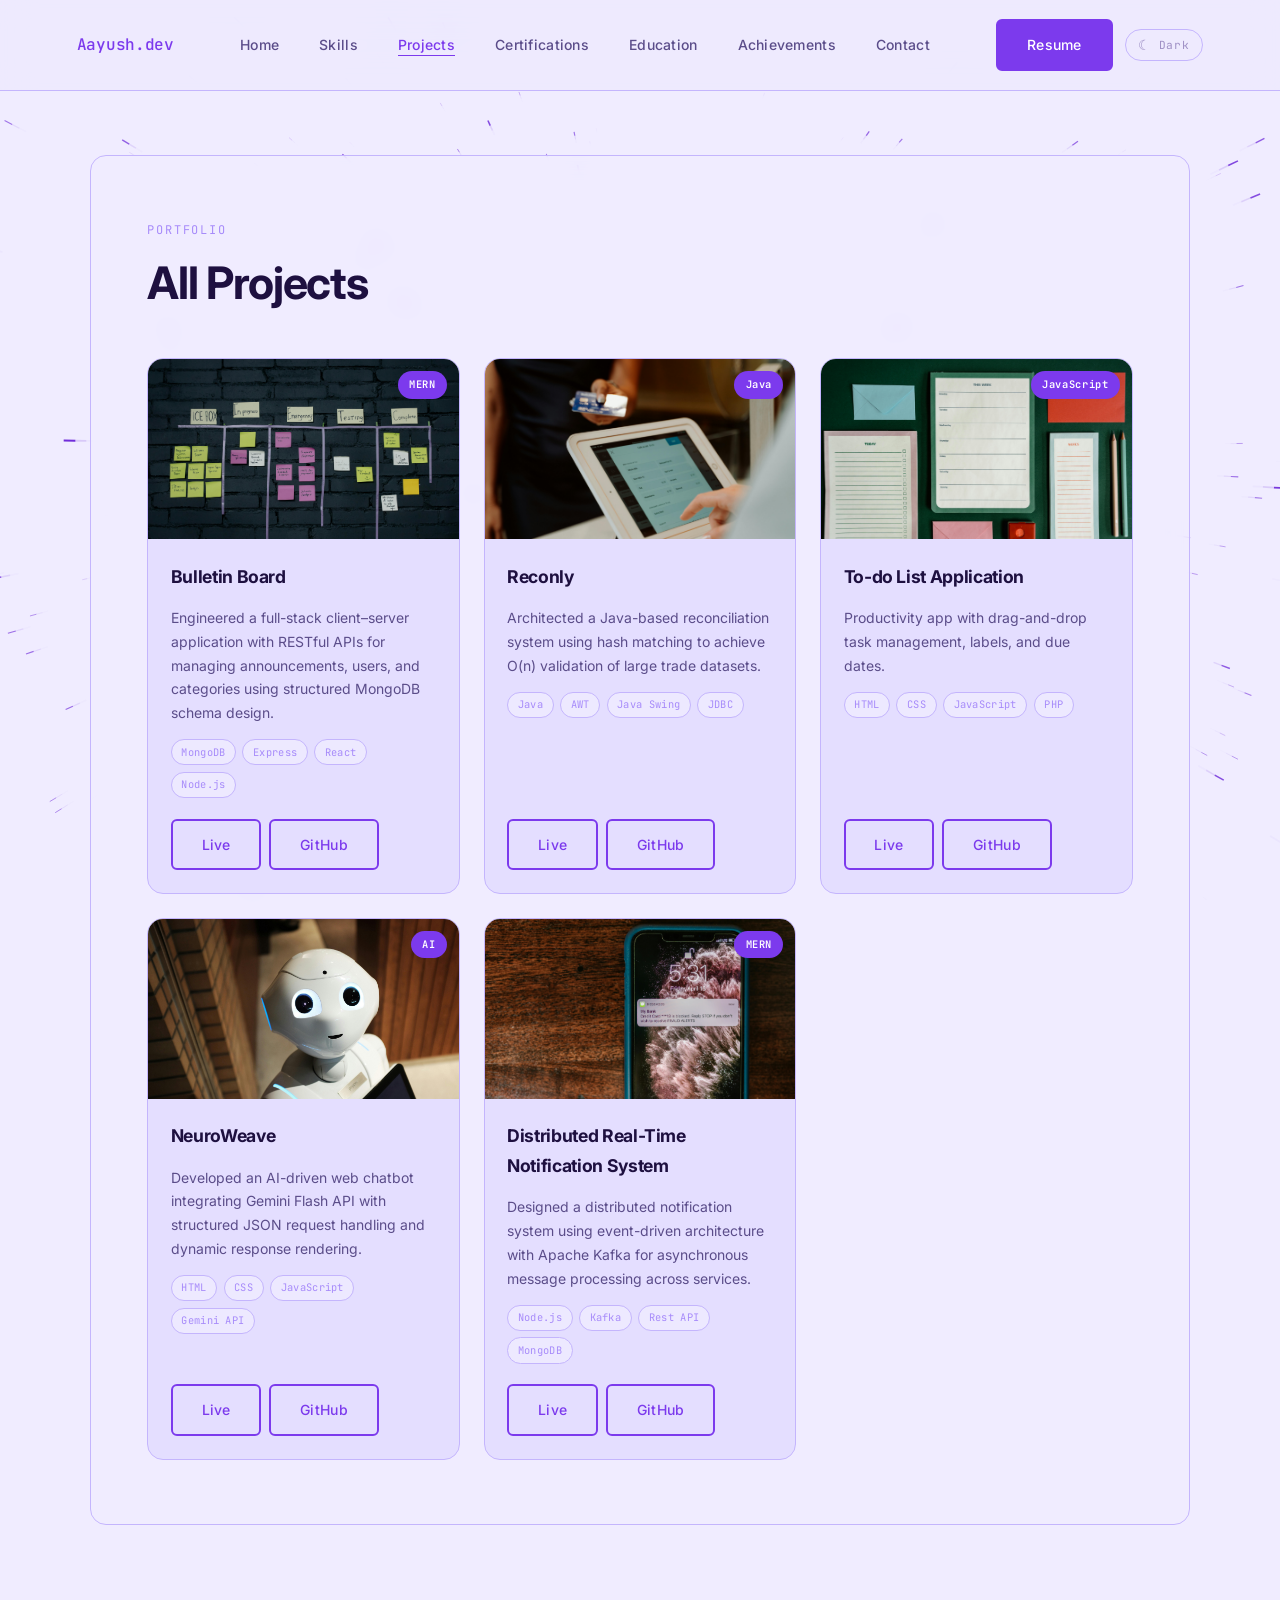
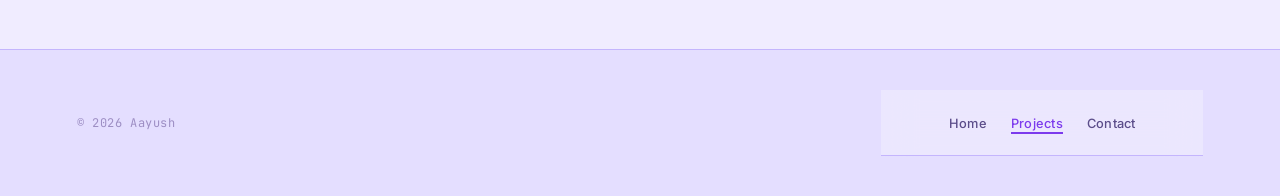
<file: projects.html>
<!DOCTYPE html>
<html lang="en">
<head>
  <meta charset="UTF-8" />
  <meta name="viewport" content="width=device-width, initial-scale=1.0" />
  <title>Aayush — Projects</title>
  <link rel="stylesheet" href="css/style.css" />
</head>
<body>
  <canvas id="starfield" aria-hidden="true"></canvas>
  <div id="curtain"></div>

  <nav>
    <a href="index.html" class="logo">Aayush.dev</a>
    <ul>
      <li><a href="index.html">Home</a></li>
      <li><a href="skills.html">Skills</a></li>
      <li><a href="projects.html">Projects</a></li>
      <li><a href="certifications.html">Certifications</a></li>
      <li><a href="education.html">Education</a></li>
      <li><a href="achievements.html">Achievements</a></li>
      <li><a href="contact.html">Contact</a></li>
    </ul>
    <div style="display:flex; align-items:center; gap:0.8rem;">
      <a href="resume.html" class="btn nav-resume-btn" aria-label="View Resume">Resume</a>
      <button id="theme-toggle" class="theme-toggle" aria-label="Toggle dark mode">
        <span class="toggle-icon">☾</span>
        <span class="toggle-label">Dark</span>
      </button>
      <button class="hamburger" aria-label="Toggle menu">
        <span></span><span></span><span></span>
      </button>
    </div>
  </nav>

  <section>
    <div class="section-inner">
      <p class="section-label fade-in">Portfolio</p>
      <h1 class="section-title fade-in">All Projects</h1>

      <div class="proj-grid fade-in">

        <!-- Card 1 -->
        <div class="proj-card">
          <div class="proj-preview">
            <img src="images/p1.jpg" alt="Fone Factory preview" class="proj-preview-image">
            <span class="proj-stack-badge">MERN</span>
          </div>
          <div class="proj-content">
            <h3 class="proj-title">Bulletin Board</h3>
            <p class="proj-desc">Engineered a full-stack client–server application with RESTful APIs for managing announcements, users,
and categories using structured MongoDB schema design.</p>
            <div class="proj-tags">
              <span class="proj-tag">MongoDB</span>
              <span class="proj-tag">Express</span>
              <span class="proj-tag">React</span>
              <span class="proj-tag">Node.js</span>
            </div>
            <!-- <ul class="proj-features">
              <li>Advanced filters + search</li>
              <li>Google Auth</li>
              <li>Payments + orders</li>
            </ul> -->
            <div class="proj-actions">
              <!-- <a href="#" class="btn proj-btn">View Details</a> -->
              <a href="#" class="btn btn-ghost proj-btn">Live</a>
              <a href="https://github.com/Aayush0024/Bulletin-Board" class="btn btn-ghost proj-btn">GitHub</a>
            </div>
          </div>
        </div>

        <!-- Card 2 -->
        <div class="proj-card">
          <div class="proj-preview">
            <img src="images/p2.jpg" alt="Reconly preview" class="proj-preview-image">
            <span class="proj-stack-badge">Java</span>
          </div>
          <div class="proj-content">
            <h3 class="proj-title">Reconly</h3>
            <p class="proj-desc">Architected a Java-based reconciliation system using hash matching to achieve O(n) validation of large trade
datasets.</p>
            <div class="proj-tags">
              <span class="proj-tag">Java</span>
              <span class="proj-tag">AWT</span>
              <span class="proj-tag">Java Swing</span>
              <span class="proj-tag">JDBC</span>
            </div>
            <div class="proj-actions">
              <a href="#" class="btn btn-ghost proj-btn">Live</a>
              <a href="https://github.com/Aayush0024/RECONLY-Transaction-Reconcile-System" class="btn btn-ghost proj-btn">GitHub</a>
            </div>
          </div>
        </div>

        <!-- Card 3 -->
        <div class="proj-card">
          <div class="proj-preview">
            <img src="images/p3.jpg" alt="To-do List preview" class="proj-preview-image">
            <span class="proj-stack-badge">JavaScript</span>
          </div>
          <div class="proj-content">
            <h3 class="proj-title">To-do List Application</h3>
            <p class="proj-desc">Productivity app with drag-and-drop task management, labels, and due dates.</p>
            <div class="proj-tags">
              <span class="proj-tag">HTML</span>
              <span class="proj-tag">CSS</span>
              <span class="proj-tag">JavaScript</span>
              <span class="proj-tag">PHP</span>
            </div>
  
            <div class="proj-actions">
              <a href="#" class="btn btn-ghost proj-btn">Live</a>
              <a href="https://github.com/Aayush0024/TO-DO_WEBSITE" class="btn btn-ghost proj-btn">GitHub</a>
            </div>
          </div>
        </div>

        <!-- Card 4 -->
        <div class="proj-card">
          <div class="proj-preview">
            <img src="images/p4.jpg" alt="AI Mental Health Chatbot preview" class="proj-preview-image">
            <span class="proj-stack-badge">AI</span>
          </div>
          <div class="proj-content">
            <h3 class="proj-title">NeuroWeave</h3>
            <p class="proj-desc">Developed an AI-driven web chatbot integrating Gemini Flash API with structured JSON request handling and
dynamic response rendering.</p>
            <div class="proj-tags">
              <span class="proj-tag">HTML</span>
              <span class="proj-tag">CSS</span>
              <span class="proj-tag">JavaScript</span>
              <span class="proj-tag">Gemini API</span>
            </div>
            <div class="proj-actions">
              <a href="#" class="btn btn-ghost proj-btn">Live</a>
              <a href="https://github.com/Aayush0024/NeuroWeave-AI-Health-Assistant-Chatbot" class="btn btn-ghost proj-btn">GitHub</a>
            </div>
          </div>
        </div>

        <!-- Card 5 -->
        <div class="proj-card">
          <div class="proj-preview">
            <img src="images/p5.jpg" alt="Distributed Real-Time Notification System preview" class="proj-preview-image">
            <span class="proj-stack-badge">MERN</span>
          </div>
          <div class="proj-content">
            <h3 class="proj-title">Distributed Real-Time Notification System</h3>
            <p class="proj-desc">Designed a distributed notification system using event-driven architecture with Apache Kafka for asynchronous
message processing across services.</p>
            <div class="proj-tags">
              <span class="proj-tag">Node.js</span>
              <span class="proj-tag">Kafka</span>
              <span class="proj-tag">Rest API</span>
              <span class="proj-tag">MongoDB</span>
            </div>
  
            <div class="proj-actions">
              <a href="#" class="btn btn-ghost proj-btn">Live</a>
              <a href="https://github.com/Aayush0024/TO-DO_WEBSITE" class="btn btn-ghost proj-btn">GitHub</a>
            </div>
          </div>
        </div>

      </div>
    </div>
  </section>

  <canvas class="canvas-divider" aria-hidden="true"></canvas>

  <footer>
    <p>&copy; 2026 Aayush</p>
    <nav>
      <ul>
        <li><a href="index.html">Home</a></li>
        <li><a href="projects.html">Projects</a></li>
        <li><a href="contact.html">Contact</a></li>
      </ul>
    </nav>
  </footer>

  <div class="toast" id="toast"></div>
  


  <script src="js/main.js"></script>
</body>
</html>
</file>
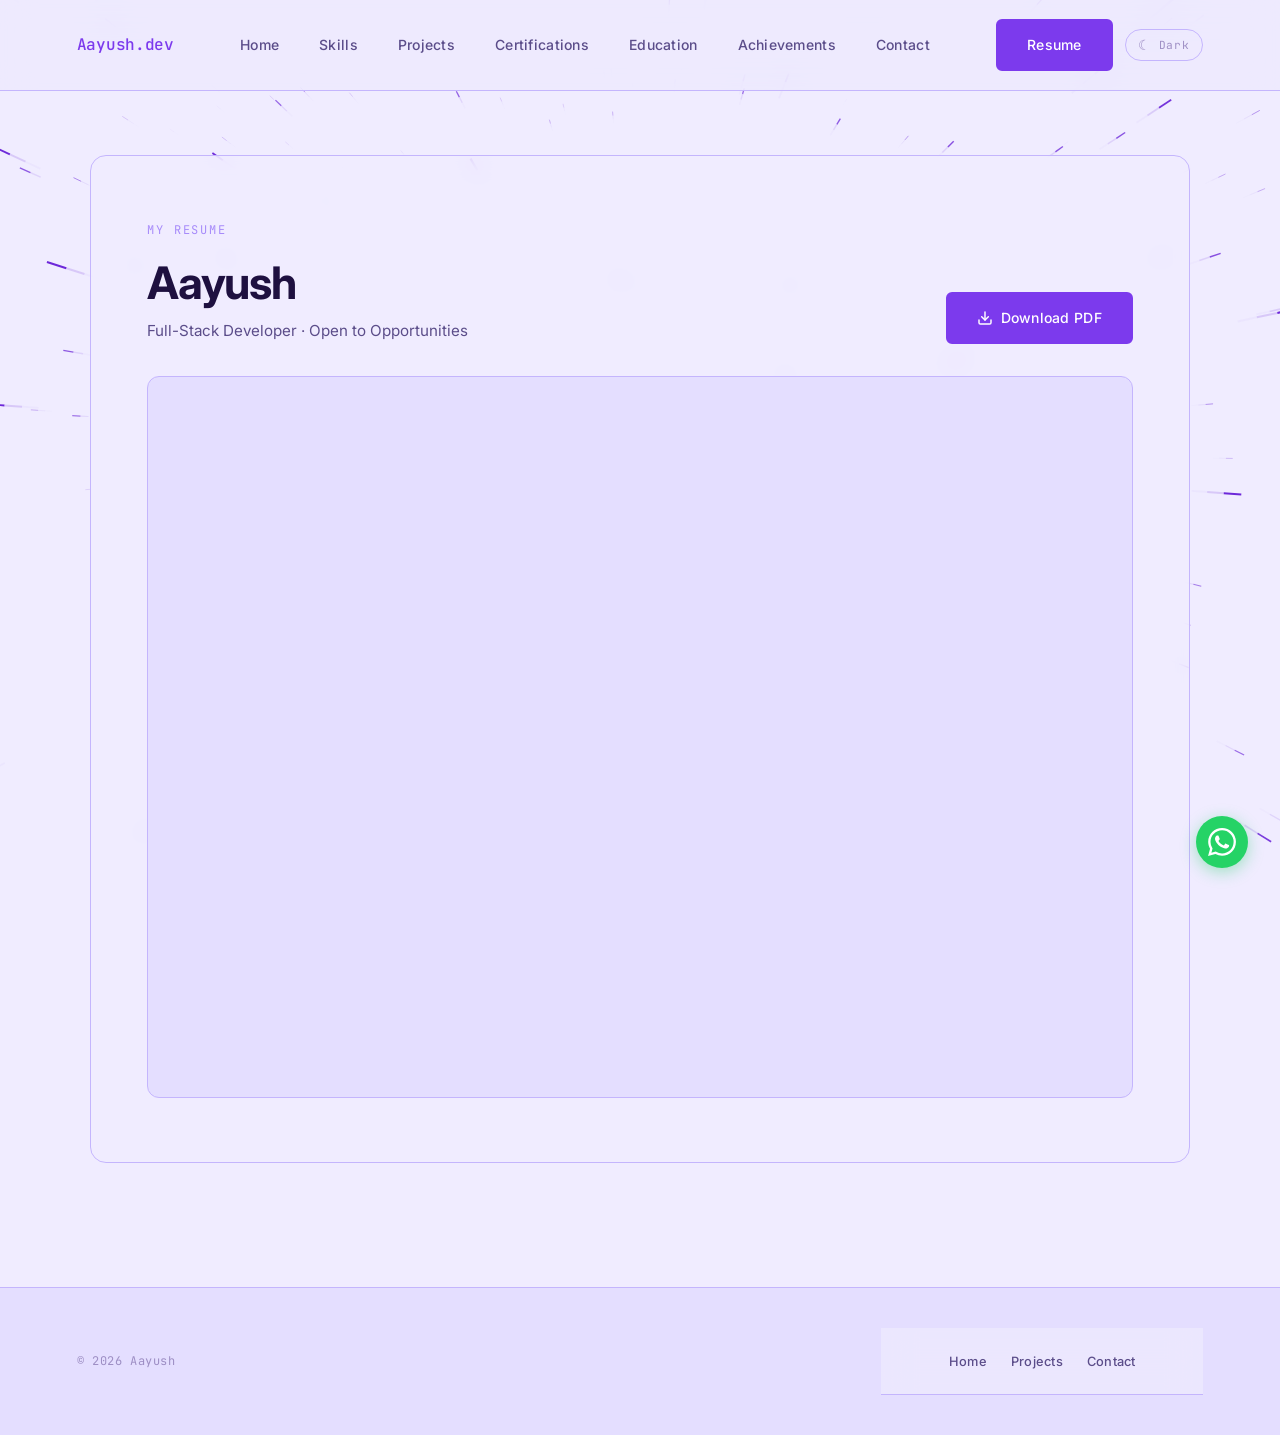
<file: resume.html>
<!DOCTYPE html>
<html lang="en">
<head>
  <meta charset="UTF-8" />
  <meta name="viewport" content="width=device-width, initial-scale=1.0" />
  <title>Aayush — Resume</title>
  <link rel="stylesheet" href="css/style.css" />
</head>
<body>
  <canvas id="starfield" aria-hidden="true"></canvas>
  <div id="curtain"></div>

  <nav>
    <a href="index.html" class="logo">Aayush.dev</a>
    <ul>
      <li><a href="index.html">Home</a></li>
      <li><a href="skills.html">Skills</a></li>
      <li><a href="projects.html">Projects</a></li>
      <li><a href="certifications.html">Certifications</a></li>
      <li><a href="education.html">Education</a></li>
      <li><a href="achievements.html">Achievements</a></li>
      <li><a href="contact.html">Contact</a></li>
    </ul>
    <div style="display:flex; align-items:center; gap:0.8rem;">
      <a href="resume.html" class="btn nav-resume-btn active" aria-label="View Resume">Resume</a>
      <button id="theme-toggle" class="theme-toggle" aria-label="Toggle dark mode">
        <span class="toggle-icon">☾</span>
        <span class="toggle-label">Dark</span>
      </button>
      <button class="hamburger" aria-label="Toggle menu">
        <span></span><span></span><span></span>
      </button>
    </div>
  </nav>

  <section>
    <div class="section-inner">
      <div class="resume-header fade-in">
        <div>
          <p class="section-label">My Resume</p>
          <h1 class="section-title" style="margin-bottom:0;">Aayush</h1>
          <p style="color:var(--text-muted); font-size:0.95rem; margin-top:0.5rem;">Full-Stack Developer · Open to Opportunities</p>
        </div>
        <a href="resume.pdf" download="Aayush_Resume.pdf" class="btn resume-download-btn" aria-label="Download Resume PDF">
          <svg width="16" height="16" viewBox="0 0 24 24" fill="none" stroke="currentColor" stroke-width="2.2" stroke-linecap="round" stroke-linejoin="round">
            <path d="M21 15v4a2 2 0 0 1-2 2H5a2 2 0 0 1-2-2v-4"/>
            <polyline points="7 10 12 15 17 10"/>
            <line x1="12" y1="15" x2="12" y2="3"/>
          </svg>
          Download PDF
        </a>
      </div>

      <!-- Resume viewer -->
      <div class="resume-viewer fade-in">
        <object
          data="resume.pdf"
          type="application/pdf"
          class="resume-iframe"
          aria-label="Resume PDF viewer"
        >
          <iframe src="resume.pdf" class="resume-iframe" title="Aayush Resume">
            <p style="padding:2rem; color:var(--text-muted); text-align:center;">
              PDF preview not supported in this browser.
              <a href="resume.pdf" download="Aayush_Resume.pdf" class="btn" style="margin-top:1rem; display:inline-flex;">Download PDF</a>
            </p>
          </iframe>
        </object>
      </div>

    </div>
  </section>

  <canvas class="canvas-divider" aria-hidden="true"></canvas>

  <footer>
    <p>&copy; 2026 Aayush</p>
    <nav>
      <ul>
        <li><a href="index.html">Home</a></li>
        <li><a href="projects.html">Projects</a></li>
        <li><a href="contact.html">Contact</a></li>
      </ul>
    </nav>
  </footer>

  <div class="toast" id="toast"></div>
  
  <!-- WhatsApp Floating Button -->
  <div class="whatsapp-float" id="whatsappFloat" aria-label="Chat on WhatsApp">
    <svg viewBox="0 0 24 24" aria-hidden="true">
      <path d="M17.472 14.382c-.297-.149-1.758-.867-2.03-.967-.273-.099-.471-.149-.67.149-.197.297-.767.966-.94 1.164-.173.199-.347.223-.644.074-.297-.149-1.255-.462-2.39-1.475-.883-.788-1.48-1.761-1.653-2.059-.173-.297-.018-.458.13-.606.134-.133.297-.347.446-.521.151-.172.2-.296.3-.495.099-.198.05-.372-.025-.521-.075-.148-.669-1.611-.916-2.206-.242-.579-.487-.501-.669-.51l-.57-.01c-.198 0-.52.074-.792.372s-1.04 1.016-1.04 2.479 1.065 2.876 1.213 3.074c.149.198 2.095 3.2 5.076 4.487.709.306 1.263.489 1.694.626.712.226 1.36.194 1.872.118.571-.085 1.758-.719 2.006-1.413.248-.695.248-1.29.173-1.414-.074-.123-.272-.198-.57-.347m-5.421 7.403h-.004a9.87 9.87 0 01-5.031-1.378l-.361-.214-3.741.982.998-3.648-.235-.374a9.86 9.86 0 01-1.51-5.26c.001-5.45 4.436-9.884 9.888-9.884 2.64 0 5.122 1.03 6.988 2.898a9.825 9.825 0 012.893 6.994c-.003 5.45-4.437 9.884-9.885 9.884m8.413-18.297A11.815 11.815 0 0012.05 0C5.495 0 .16 5.335.157 11.892c0 2.096.547 4.142 1.588 5.945L.057 24l6.305-1.654a11.882 11.882 0 005.683 1.448h.005c6.554 0 11.89-5.335 11.893-11.893a11.821 11.821 0 00-3.48-8.413Z"/>
    </svg>
  </div>

  <!-- WhatsApp Dialog -->
  <div class="whatsapp-dialog" id="whatsappDialog">
    <div class="whatsapp-dialog-header">
      <h3>Chat with Aayush</h3>
      <button class="whatsapp-close-btn" id="whatsappClose" aria-label="Close chat">×</button>
    </div>
    <div class="whatsapp-dialog-body">
      <p class="whatsapp-greeting">Hello! 👋<br>How can I help you today? Feel free to send me a message!</p>
      <div class="whatsapp-input-group">
        <textarea class="whatsapp-input" id="whatsappInput" placeholder="Type your message..." rows="1"></textarea>
        <button class="whatsapp-send-btn" id="whatsappSend">Send</button>
      </div>
    </div>
  </div>

  <script src="js/main.js"></script>
</body>
</html>
</file>
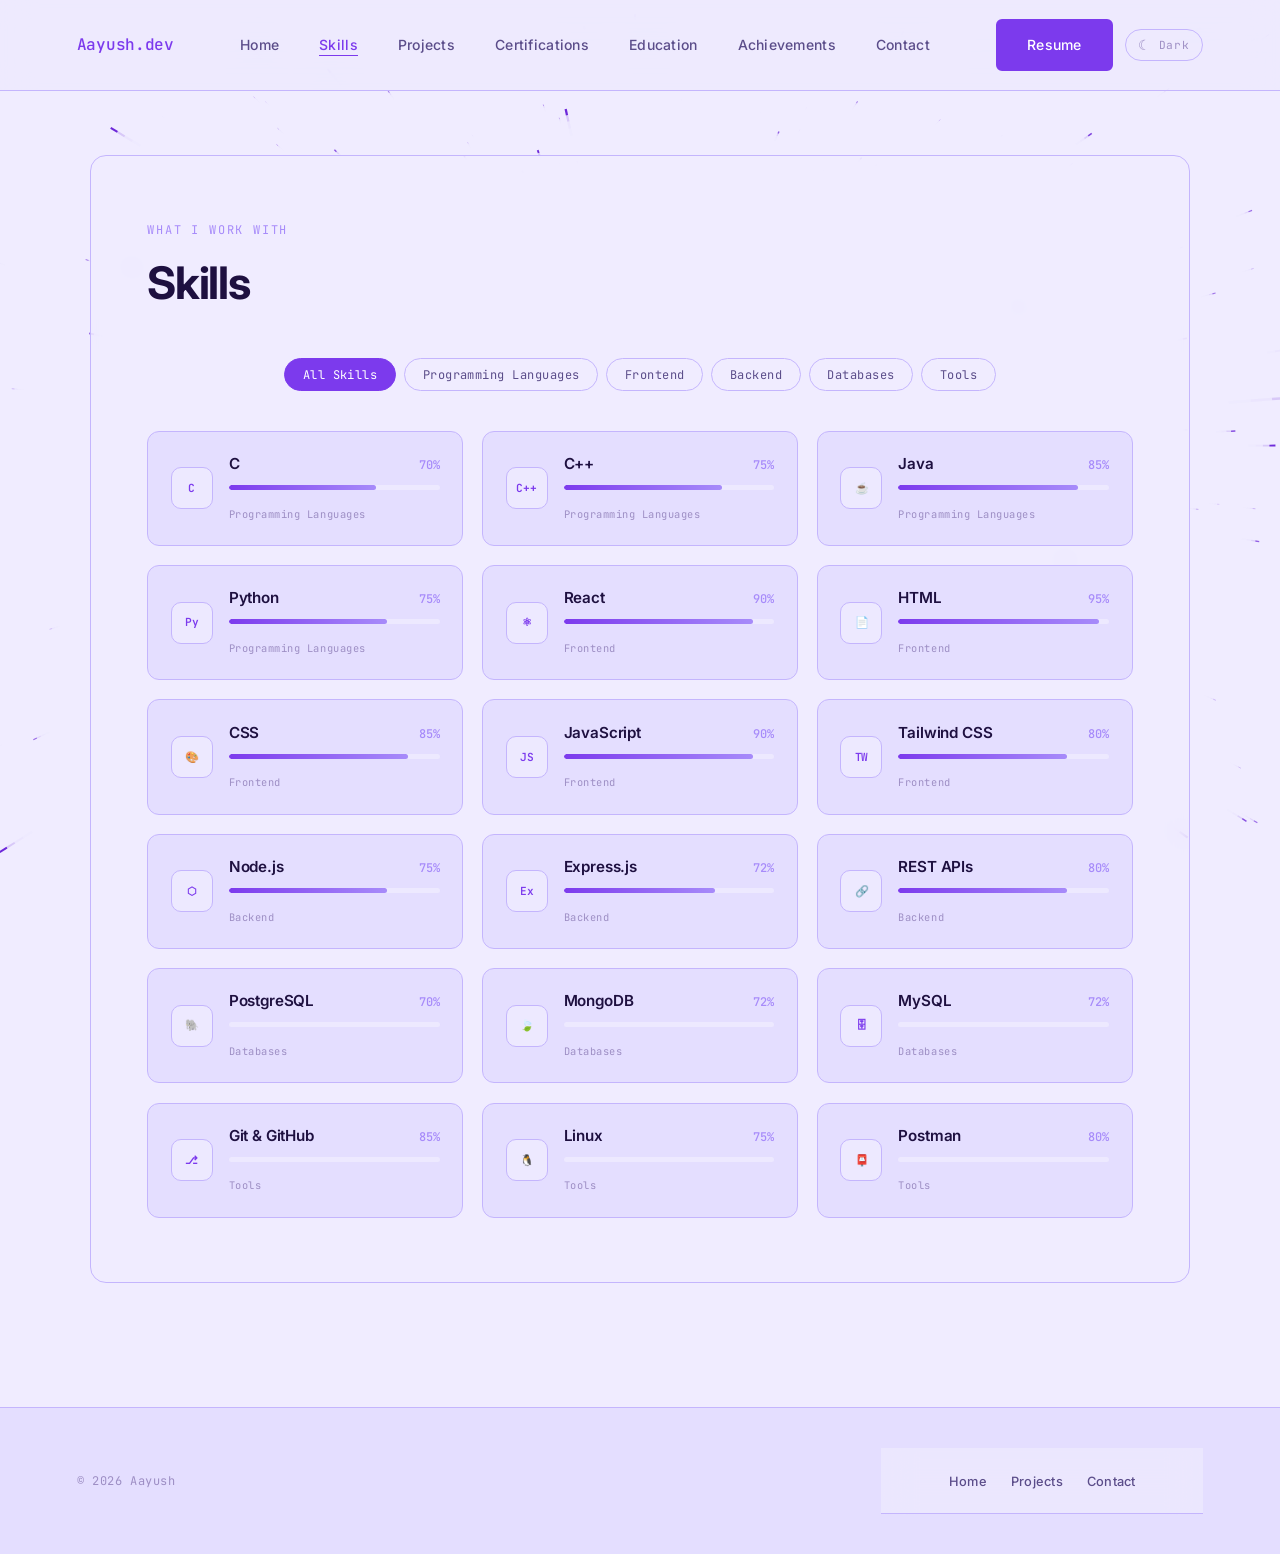
<file: skills.html>
<!DOCTYPE html>
<html lang="en">
<head>
  <meta charset="UTF-8" />
  <meta name="viewport" content="width=device-width, initial-scale=1.0" />
  <title>Aayush — Skills</title>
  <link rel="stylesheet" href="css/style.css" />
</head>
<body>
  <canvas id="starfield" aria-hidden="true"></canvas>
  <div id="curtain"></div>

  <nav>
    <a href="index.html" class="logo">Aayush.dev</a>
    <ul>
      <li><a href="index.html">Home</a></li>
      <li><a href="skills.html">Skills</a></li>
      <li><a href="projects.html">Projects</a></li>
      <li><a href="certifications.html">Certifications</a></li>
      <li><a href="education.html">Education</a></li>
      <li><a href="achievements.html">Achievements</a></li>
      <li><a href="contact.html">Contact</a></li>
    </ul>
    <div style="display:flex; align-items:center; gap:0.8rem;">
      <a href="resume.html" class="btn nav-resume-btn" aria-label="View Resume">Resume</a>
      <button id="theme-toggle" class="theme-toggle" aria-label="Toggle dark mode">
        <span class="toggle-icon">☾</span>
        <span class="toggle-label">Dark</span>
      </button>
      <button class="hamburger" aria-label="Toggle menu">
        <span></span><span></span><span></span>
      </button>
    </div>
  </nav>

  <section>
    <div class="section-inner">
      <p class="section-label fade-in">What I work with</p>
      <h1 class="section-title fade-in">Skills</h1>

      <!-- Filter Tabs -->
      <div class="skill-filters fade-in" role="tablist" aria-label="Filter skills by category">
        <button class="skill-filter active" data-filter="all" role="tab" aria-selected="true">All Skills</button>
        <button class="skill-filter" data-filter="Programming Languages" role="tab" aria-selected="false">Programming Languages</button>
        <button class="skill-filter" data-filter="Frontend" role="tab" aria-selected="false">Frontend</button>
        <button class="skill-filter" data-filter="Backend" role="tab" aria-selected="false">Backend</button>
        <button class="skill-filter" data-filter="Databases" role="tab" aria-selected="false">Databases</button>
        <button class="skill-filter" data-filter="Tools" role="tab" aria-selected="false">Tools</button>
      </div>

      <!-- Skill Cards Grid -->
      <div class="skill-cards fade-in" id="skill-cards">

        <!-- Programming Languages -->
        <div class="skill-card" data-category="Programming Languages">
          <div class="skill-card-icon">C</div>
          <div class="skill-card-body">
            <div class="skill-card-header">
              <span class="skill-card-name">C</span>
              <span class="skill-card-pct">70%</span>
            </div>
            <div class="skill-card-track"><div class="skill-card-fill" data-width="70%"></div></div>
            <span class="skill-card-cat">Programming Languages</span>
          </div>
        </div>

        <div class="skill-card" data-category="Programming Languages">
          <div class="skill-card-icon">C++</div>
          <div class="skill-card-body">
            <div class="skill-card-header">
              <span class="skill-card-name">C++</span>
              <span class="skill-card-pct">75%</span>
            </div>
            <div class="skill-card-track"><div class="skill-card-fill" data-width="75%"></div></div>
            <span class="skill-card-cat">Programming Languages</span>
          </div>
        </div>

        <div class="skill-card" data-category="Programming Languages">
          <div class="skill-card-icon">☕</div>
          <div class="skill-card-body">
            <div class="skill-card-header">
              <span class="skill-card-name">Java</span>
              <span class="skill-card-pct">85%</span>
            </div>
            <div class="skill-card-track"><div class="skill-card-fill" data-width="85%"></div></div>
            <span class="skill-card-cat">Programming Languages</span>
          </div>
        </div>

        <div class="skill-card" data-category="Programming Languages">
          <div class="skill-card-icon">Py</div>
          <div class="skill-card-body">
            <div class="skill-card-header">
              <span class="skill-card-name">Python</span>
              <span class="skill-card-pct">75%</span>
            </div>
            <div class="skill-card-track"><div class="skill-card-fill" data-width="75%"></div></div>
            <span class="skill-card-cat">Programming Languages</span>
          </div>
        </div>

        <!-- Frontend -->
        <div class="skill-card" data-category="Frontend">
          <div class="skill-card-icon">⚛</div>
          <div class="skill-card-body">
            <div class="skill-card-header">
              <span class="skill-card-name">React</span>
              <span class="skill-card-pct">90%</span>
            </div>
            <div class="skill-card-track"><div class="skill-card-fill" data-width="90%"></div></div>
            <span class="skill-card-cat">Frontend</span>
          </div>
        </div>

        <div class="skill-card" data-category="Frontend">
          <div class="skill-card-icon">📄</div>
          <div class="skill-card-body">
            <div class="skill-card-header">
              <span class="skill-card-name">HTML</span>
              <span class="skill-card-pct">95%</span>
            </div>
            <div class="skill-card-track"><div class="skill-card-fill" data-width="95%"></div></div>
            <span class="skill-card-cat">Frontend</span>
          </div>
        </div>

        <div class="skill-card" data-category="Frontend">
          <div class="skill-card-icon">🎨</div>
          <div class="skill-card-body">
            <div class="skill-card-header">
              <span class="skill-card-name">CSS</span>
              <span class="skill-card-pct">85%</span>
            </div>
            <div class="skill-card-track"><div class="skill-card-fill" data-width="85%"></div></div>
            <span class="skill-card-cat">Frontend</span>
          </div>
        </div>

        <div class="skill-card" data-category="Frontend">
          <div class="skill-card-icon">JS</div>
          <div class="skill-card-body">
            <div class="skill-card-header">
              <span class="skill-card-name">JavaScript</span>
              <span class="skill-card-pct">90%</span>
            </div>
            <div class="skill-card-track"><div class="skill-card-fill" data-width="90%"></div></div>
            <span class="skill-card-cat">Frontend</span>
          </div>
        </div>

        <div class="skill-card" data-category="Frontend">
          <div class="skill-card-icon">TW</div>
          <div class="skill-card-body">
            <div class="skill-card-header">
              <span class="skill-card-name">Tailwind CSS</span>
              <span class="skill-card-pct">80%</span>
            </div>
            <div class="skill-card-track"><div class="skill-card-fill" data-width="80%"></div></div>
            <span class="skill-card-cat">Frontend</span>
          </div>
        </div>

        <!-- Backend -->
        <div class="skill-card" data-category="Backend">
          <div class="skill-card-icon">⬡</div>
          <div class="skill-card-body">
            <div class="skill-card-header">
              <span class="skill-card-name">Node.js</span>
              <span class="skill-card-pct">75%</span>
            </div>
            <div class="skill-card-track"><div class="skill-card-fill" data-width="75%"></div></div>
            <span class="skill-card-cat">Backend</span>
          </div>
        </div>

        <div class="skill-card" data-category="Backend">
          <div class="skill-card-icon">Ex</div>
          <div class="skill-card-body">
            <div class="skill-card-header">
              <span class="skill-card-name">Express.js</span>
              <span class="skill-card-pct">72%</span>
            </div>
            <div class="skill-card-track"><div class="skill-card-fill" data-width="72%"></div></div>
            <span class="skill-card-cat">Backend</span>
          </div>
        </div>

        <div class="skill-card" data-category="Backend">
          <div class="skill-card-icon">🔗</div>
          <div class="skill-card-body">
            <div class="skill-card-header">
              <span class="skill-card-name">REST APIs</span>
              <span class="skill-card-pct">80%</span>
            </div>
            <div class="skill-card-track"><div class="skill-card-fill" data-width="80%"></div></div>
            <span class="skill-card-cat">Backend</span>
          </div>
        </div>

        <!-- Databases -->
        <div class="skill-card" data-category="Databases">
          <div class="skill-card-icon">🐘</div>
          <div class="skill-card-body">
            <div class="skill-card-header">
              <span class="skill-card-name">PostgreSQL</span>
              <span class="skill-card-pct">70%</span>
            </div>
            <div class="skill-card-track"><div class="skill-card-fill" data-width="70%"></div></div>
            <span class="skill-card-cat">Databases</span>
          </div>
        </div>

        <div class="skill-card" data-category="Databases">
          <div class="skill-card-icon">🍃</div>
          <div class="skill-card-body">
            <div class="skill-card-header">
              <span class="skill-card-name">MongoDB</span>
              <span class="skill-card-pct">72%</span>
            </div>
            <div class="skill-card-track"><div class="skill-card-fill" data-width="72%"></div></div>
            <span class="skill-card-cat">Databases</span>
          </div>
        </div>

        <div class="skill-card" data-category="Databases">
          <div class="skill-card-icon">🗄</div>
          <div class="skill-card-body">
            <div class="skill-card-header">
              <span class="skill-card-name">MySQL</span>
              <span class="skill-card-pct">72%</span>
            </div>
            <div class="skill-card-track"><div class="skill-card-fill" data-width="72%"></div></div>
            <span class="skill-card-cat">Databases</span>
          </div>
        </div>

        <!-- Tools -->
        <div class="skill-card" data-category="Tools">
          <div class="skill-card-icon">⎇</div>
          <div class="skill-card-body">
            <div class="skill-card-header">
              <span class="skill-card-name">Git &amp; GitHub</span>
              <span class="skill-card-pct">85%</span>
            </div>
            <div class="skill-card-track"><div class="skill-card-fill" data-width="85%"></div></div>
            <span class="skill-card-cat">Tools</span>
          </div>
        </div>

        <div class="skill-card" data-category="Tools">
          <div class="skill-card-icon">🐧</div>
          <div class="skill-card-body">
            <div class="skill-card-header">
              <span class="skill-card-name">Linux</span>
              <span class="skill-card-pct">75%</span>
            </div>
            <div class="skill-card-track"><div class="skill-card-fill" data-width="75%"></div></div>
            <span class="skill-card-cat">Tools</span>
          </div>
        </div>

        <div class="skill-card" data-category="Tools">
          <div class="skill-card-icon">📮</div>
          <div class="skill-card-body">
            <div class="skill-card-header">
              <span class="skill-card-name">Postman</span>
              <span class="skill-card-pct">80%</span>
            </div>
            <div class="skill-card-track"><div class="skill-card-fill" data-width="80%"></div></div>
            <span class="skill-card-cat">Tools</span>
          </div>
        </div>

      </div>
    </div>
  </section>

  <canvas class="canvas-divider" aria-hidden="true"></canvas>

  <footer>
    <p>&copy; 2026 Aayush</p>
    <nav>
      <ul>
        <li><a href="index.html">Home</a></li>
        <li><a href="projects.html">Projects</a></li>
        <li><a href="contact.html">Contact</a></li>
      </ul>
    </nav>
  </footer>

  <div class="toast" id="toast"></div>
  
 

  <script src="js/main.js"></script>
</body>
</html>
</file>
<file: css/style.css>
@import url('https://fonts.googleapis.com/css2?family=Inter:wght@300;400;500;600;700&family=JetBrains+Mono:wght@300;400;500&display=swap');

*, *::before, *::after {
  margin: 0;
  padding: 0;
  box-sizing: border-box;
}

/* ── LIGHT MODE ── */
:root {
  --bg:           #f0ecff;
  --bg2:          #e4deff;
  --bg-glass:     rgba(240, 236, 255, 0.78);
  --bg2-glass:    rgba(228, 222, 255, 0.82);
  --text:         #1e1040;
  --text-muted:   #5b4d8a;
  --text-faint:   #9d8ec4;
  --accent:       #7c3aed;
  --accent2:      #a78bfa;
  --accent-hover: #6d28d9;
  --border:       rgba(124, 58, 237, 0.2);
  --border-solid: #c4b5fd;
  --glass-nav:    rgba(237, 233, 254, 0.82);
  --mono: 'JetBrains Mono', monospace;
  --sans: 'Inter', sans-serif;
  --transition: 0.4s cubic-bezier(0.4, 0, 0.2, 1);
}

/* ── DARK MODE ── */
[data-theme="dark"] {
  --bg:           #0d0820;
  --bg2:          #160e30;
  --bg-glass:     rgba(13, 8, 32, 0.80);
  --bg2-glass:    rgba(22, 14, 48, 0.85);
  --text:         #e8e0ff;
  --text-muted:   #b8a8e8;
  --text-faint:   #6b5b9a;
  --accent:       #a78bfa;
  --accent2:      #c4b5fd;
  --accent-hover: #c4b5fd;
  --border:       rgba(167, 139, 250, 0.2);
  --border-solid: #4c3880;
  --glass-nav:    rgba(13, 8, 32, 0.85);
}

html { scroll-behavior: smooth; }

body {
  font-family: var(--sans);
  background: var(--bg);
  color: var(--text);
  line-height: 1.7;
  overflow-x: hidden;
  position: relative;
}

/* ── STARFIELD ── */
#starfield {
  position: fixed;
  inset: 0;
  width: 100%;
  height: 100%;
  z-index: 0;
  pointer-events: none;
}

nav, section, footer, .canvas-divider {
  position: relative;
  z-index: 1;
}

/* Sections: translucent glass so starfield peeks through */
section {
  padding: 4rem 6%;
  background: transparent;
  backdrop-filter: none;
  -webkit-backdrop-filter: none;
}

/* Inner content wrapper — centered card with starfield visible on sides */
.section-inner {
  max-width: 1100px;
  margin: 0 auto;
  padding: 4rem 5%;
  background: var(--bg-glass);
  backdrop-filter: blur(10px);
  -webkit-backdrop-filter: blur(10px);
  border-radius: 16px;
  border: 1px solid var(--border-solid);
}

/* Hero fully transparent — starfield fully visible */
section.hero {
  background: transparent;
  backdrop-filter: none;
  -webkit-backdrop-filter: none;
  padding: 0;
}

/* ── PAGE TRANSITION ── */
#curtain {
  position: fixed;
  inset: 0;
  z-index: 9998;
  pointer-events: none;
  opacity: 0;
  background: #000;
  transition: opacity 0.35s ease;
}

/* ── NAV ── */
nav {
  display: flex;
  justify-content: space-between;
  align-items: center;
  padding: 1.2rem 6%;
  position: sticky;
  top: 0;
  background: var(--glass-nav);
  backdrop-filter: blur(16px);
  -webkit-backdrop-filter: blur(16px);
  z-index: 100;
  border-bottom: 1px solid var(--border-solid);
  transition: background 0.3s;
}

.logo {
  font-family: var(--mono);
  font-size: 1rem;
  font-weight: 500;
  color: var(--accent);
  text-decoration: none;
  letter-spacing: -0.02em;
}

nav ul {
  list-style: none;
  display: flex;
  gap: 2.5rem;
}

nav ul a {
  font-family: var(--sans);
  font-size: 0.875rem;
  font-weight: 500;
  color: var(--text-muted);
  text-decoration: none;
  letter-spacing: 0.02em;
  position: relative;
  transition: color 0.3s;
}

nav ul a::after {
  content: '';
  position: absolute;
  bottom: -3px;
  left: 0;
  width: 0;
  height: 1.5px;
  background: var(--accent);
  transition: width 0.3s ease;
}

nav ul a:hover,
nav ul a.active {
  color: var(--accent);
}

nav ul a:hover::after,
nav ul a.active::after {
  width: 100%;
}

.hamburger {
  display: none;
  flex-direction: column;
  gap: 5px;
  cursor: pointer;
  background: none;
  border: none;
  padding: 4px;
}

.hamburger span {
  width: 22px;
  height: 1.5px;
  background: var(--text);
  transition: 0.3s;
  display: block;
}

/* ── THEME TOGGLE ── */
.theme-toggle {
  background: none;
  border: 1px solid var(--border-solid);
  border-radius: 20px;
  padding: 0.35rem 0.75rem;
  cursor: pointer;
  font-family: var(--mono);
  font-size: 0.7rem;
  color: var(--text-faint);
  letter-spacing: 0.08em;
  display: flex;
  align-items: center;
  gap: 0.4rem;
  transition: border-color 0.3s, color 0.3s;
  white-space: nowrap;
}

.theme-toggle:hover {
  border-color: var(--accent);
  color: var(--accent);
}

.theme-toggle .toggle-icon { font-size: 0.85rem; }

/* ── HERO ── */
.hero {
  min-height: 88vh;
  display: flex;
  flex-direction: column;
  justify-content: center;
  padding: 4rem 6%;
  position: relative;
  overflow: hidden;
}

.hero-inner {
  position: relative;
  z-index: 1;
  width: 100%;
}

.hero-layout {
  display: grid;
  grid-template-columns: 1fr 1fr;
  gap: 4rem;
  align-items: center;
  width: 100%;
}

.hero-text {
  display: flex;
  flex-direction: column;
  justify-content: center;
}

.hero-eyebrow {
  font-family: var(--mono);
  font-size: 0.8rem;
  color: var(--accent2);
  letter-spacing: 0.1em;
  text-transform: uppercase;
  margin-bottom: 1.5rem;
}

.hero h1 {
  font-size: clamp(2.5rem, 6vw, 5rem);
  font-weight: 700;
  line-height: 1.1;
  letter-spacing: -0.03em;
  margin-bottom: 1.5rem;
  background: linear-gradient(135deg, var(--text) 0%, var(--accent2) 100%);
  -webkit-background-clip: text;
  -webkit-text-fill-color: transparent;
  background-clip: text;
}

.hero-desc {
  font-size: 1.1rem;
  color: var(--text-muted);
  max-width: 480px;
  margin-bottom: 2.5rem;
  line-height: 1.8;
}

.hero-photo {
  width: 100%;
  max-width: 320px;
  border-radius: 20px;
  border: 1px solid var(--border-solid);
  background: var(--bg2-glass);
  backdrop-filter: blur(8px);
  display: flex;
  align-items: center;
  justify-content: center;
  font-size: 6rem;
  overflow: hidden;
  justify-self: center;
  position: relative;
  /* glow pulse */
  box-shadow:
    0 0 0 0 rgba(124, 58, 237, 0.5),
    0 0 40px rgba(124, 58, 237, 0.2);
  animation: hero-photo-pulse 3s ease-in-out infinite;
}

@keyframes hero-photo-pulse {
  0%   { box-shadow: 0 0 0 0px rgba(124,58,237,0.45), 0 0 40px rgba(124,58,237,0.15); }
  50%  { box-shadow: 0 0 0 12px rgba(124,58,237,0.0), 0 0 60px rgba(167,139,250,0.35); }
  100% { box-shadow: 0 0 0 0px rgba(124,58,237,0.45), 0 0 40px rgba(124,58,237,0.15); }
}

/* floating drift */
.hero-photo-wrap {
  justify-self: center;
  animation: hero-float 5s ease-in-out infinite;
}

@keyframes hero-float {
  0%, 100% { transform: translateY(0); }
  50%       { transform: translateY(-10px); }
}

.hero-photo img {
  width: 100%;
  height: auto;
  display: block;
  object-fit: contain;
}

.scroll-hint {
  font-family: var(--mono);
  font-size: 0.75rem;
  color: var(--text-faint);
  letter-spacing: 0.15em;
  text-transform: uppercase;
  display: flex;
  align-items: center;
  gap: 0.8rem;
  margin-top: 4rem;
}

.scroll-hint::before {
  content: '';
  width: 40px;
  height: 1px;
  background: var(--accent2);
}

/* ── CANVAS DIVIDER ── */
.canvas-divider {
  width: 100%;
  height: 60px;
  display: block;
  opacity: 0;
  pointer-events: none;
}

/* ── SECTION LABELS ── */
.section-label {
  font-family: var(--mono);
  font-size: 0.75rem;
  color: var(--accent2);
  letter-spacing: 0.15em;
  text-transform: uppercase;
  margin-bottom: 1rem;
}

.section-title {
  font-size: clamp(1.8rem, 4vw, 2.8rem);
  font-weight: 700;
  letter-spacing: -0.03em;
  margin-bottom: 3rem;
  line-height: 1.2;
  color: var(--text);
}

/* ── ABOUT ── */
.about-layout {
  display: grid;
  grid-template-columns: 1fr 1.4fr;
  gap: 5rem;
  align-items: start;
  max-width: 1000px;
}

.about-photo-placeholder {
  background: var(--bg2);
  border: 1px solid var(--border-solid);
  border-radius: 50%;
  display: flex;
  align-items: center;
  justify-content: center;
  box-shadow: 0 0 40px rgba(124, 58, 237, 0.2);
}

.about-text p {
  color: var(--text-muted);
  margin-bottom: 1.2rem;
  font-size: 1rem;
  line-height: 1.8;
}

.about-meta {
  margin-top: 2rem;
  display: flex;
  flex-direction: column;
  gap: 0.6rem;
}

.about-meta-item {
  display: flex;
  gap: 1rem;
  font-size: 0.875rem;
}

.about-meta-item .label {
  font-family: var(--mono);
  color: var(--accent2);
  min-width: 80px;
  font-size: 0.75rem;
  letter-spacing: 0.05em;
  padding-top: 2px;
}

.about-meta-item .value { color: var(--text); }

/* ── SKILLS ── */
.skills-categories {
  display: grid;
  grid-template-columns: repeat(auto-fit, minmax(220px, 1fr));
  gap: 2rem;
  max-width: 1000px;
}

.skill-group {
  background: var(--bg2);
  border: 1px solid var(--border-solid);
  border-radius: 12px;
  padding: 1.5rem;
}

.skill-group h3 {
  font-family: var(--mono);
  font-size: 0.75rem;
  letter-spacing: 0.1em;
  text-transform: uppercase;
  color: var(--accent);
  margin-bottom: 1rem;
  padding-bottom: 0.5rem;
  border-bottom: 1px solid var(--border-solid);
}

.skill-list {
  list-style: none;
  display: flex;
  flex-direction: column;
  gap: 0.5rem;
}

.skill-list li {
  font-size: 0.95rem;
  color: var(--text-muted);
  display: flex;
  align-items: center;
  gap: 0.6rem;
}

.skill-list li::before {
  content: '';
  width: 4px;
  height: 4px;
  border-radius: 50%;
  background: var(--accent2);
  flex-shrink: 0;
}

/* ── NAV RESUME BUTTON ── */
.nav-resume-btn {
  padding: 0.4rem 1.1rem;
  font-size: 0.78rem;
  border-radius: 20px;
  letter-spacing: 0.04em;
}

/* ── CERT PREVIEW (shorter than project preview) ── */
.cert-preview {
  height: 120px;
}

/* ── RESUME PAGE ── */
.resume-header {
  display: flex;
  justify-content: space-between;
  align-items: flex-end;
  flex-wrap: wrap;
  gap: 1.5rem;
  margin-bottom: 2rem;
}

.resume-download-btn {
  display: inline-flex;
  align-items: center;
  gap: 0.5rem;
  border-radius: 20px;
  padding: 0.55rem 1.4rem;
  font-size: 0.85rem;
  white-space: nowrap;
}

.resume-viewer {
  position: relative;
  border-radius: 12px;
  overflow: hidden;
  border: 1px solid var(--border-solid);
  background: var(--bg2);
  min-height: 80vh;
}

.resume-iframe {
  width: 100%;
  height: 80vh;
  border: none;
  display: block;
}

.resume-viewer object,
.resume-viewer iframe {
  width: 100%;
  height: 80vh;
  border: none;
  display: block;
}

.resume-fallback {
  display: none;
  flex-direction: column;
  align-items: center;
  justify-content: center;
  text-align: center;
  padding: 4rem 2rem;
  min-height: 80vh;
  gap: 0.8rem;
}

.resume-fallback-icon { font-size: 4rem; opacity: 0.4; }

.resume-fallback-title {
  font-size: 1.1rem;
  font-weight: 600;
  color: var(--text);
}

.resume-fallback-sub {
  font-size: 0.9rem;
  color: var(--text-muted);
  max-width: 400px;
  line-height: 1.7;
}

.resume-fallback-sub code {
  font-family: var(--mono);
  font-size: 0.85rem;
  color: var(--accent2);
  background: var(--bg-glass);
  padding: 0.1rem 0.4rem;
  border-radius: 4px;
}

/* ── SKILL FILTER TABS ── */
.skill-filters {
  display: flex;
  flex-wrap: wrap;
  gap: 0.5rem;
  margin-bottom: 2.5rem;
  justify-content: center;
}

.skill-filter {
  font-family: var(--mono);
  font-size: 0.75rem;
  letter-spacing: 0.04em;
  padding: 0.45rem 1.1rem;
  border-radius: 20px;
  border: 1px solid var(--border-solid);
  background: transparent;
  color: var(--text-muted);
  cursor: pointer;
  transition: background 0.25s, color 0.25s, border-color 0.25s;
}

.skill-filter:hover {
  border-color: var(--accent);
  color: var(--accent);
}

.skill-filter.active {
  background: var(--accent);
  border-color: var(--accent);
  color: #fff;
}

/* ── SKILL CARDS ── */
.skill-cards {
  display: grid;
  grid-template-columns: repeat(3, 1fr);
  gap: 1.2rem;
}

.skill-card {
  display: flex;
  align-items: center;
  gap: 1rem;
  background: var(--bg2);
  border: 1px solid var(--border-solid);
  border-radius: 12px;
  padding: 1.2rem 1.4rem;
  transition: border-color 0.3s, transform 0.2s, box-shadow 0.3s;
}

.skill-card:hover {
  border-color: var(--accent);
  transform: translateY(-2px);
  box-shadow: 0 6px 24px rgba(124, 58, 237, 0.18);
}

.skill-card.hidden {
  display: none;
}

.skill-card-icon {
  width: 42px;
  height: 42px;
  border-radius: 10px;
  background: var(--bg-glass);
  border: 1px solid var(--border-solid);
  display: flex;
  align-items: center;
  justify-content: center;
  font-family: var(--mono);
  font-size: 0.7rem;
  font-weight: 600;
  color: var(--accent);
  flex-shrink: 0;
  letter-spacing: -0.02em;
}

.skill-card-body {
  flex: 1;
  min-width: 0;
}

.skill-card-header {
  display: flex;
  justify-content: space-between;
  align-items: baseline;
  margin-bottom: 0.5rem;
}

.skill-card-name {
  font-size: 0.95rem;
  font-weight: 600;
  color: var(--text);
  letter-spacing: -0.01em;
}

.skill-card-pct {
  font-family: var(--mono);
  font-size: 0.75rem;
  color: var(--accent2);
  font-weight: 500;
}

.skill-card-track {
  background: var(--bg-glass);
  border-radius: 4px;
  height: 5px;
  overflow: hidden;
  margin-bottom: 0.55rem;
}

.skill-card-fill {
  height: 100%;
  width: 0;
  background: linear-gradient(90deg, var(--accent), var(--accent2));
  border-radius: 4px;
  transition: width 1.1s cubic-bezier(0.4, 0, 0.2, 1);
}

.skill-card-cat {
  font-family: var(--mono);
  font-size: 0.65rem;
  color: var(--text-faint);
  letter-spacing: 0.05em;
}

@media (max-width: 900px) {
  .skill-cards { grid-template-columns: repeat(2, 1fr); }
}

@media (max-width: 560px) {
  .skill-cards { grid-template-columns: 1fr; }
}

/* ── SKILL BARS ── */
.skill-bars {
  max-width: 700px;
  margin-top: 4rem;
}

.skill-bars-title {
  font-family: var(--mono);
  font-size: 0.75rem;
  color: var(--accent2);
  letter-spacing: 0.15em;
  text-transform: uppercase;
  margin-bottom: 2rem;
  padding-bottom: 0.5rem;
  border-bottom: 1px solid var(--border-solid);
}

.skill-bar { margin-bottom: 1.4rem; }

.skill-bar-label {
  display: flex;
  justify-content: space-between;
  margin-bottom: 0.5rem;
  font-size: 0.875rem;
}

.skill-bar-label span:first-child { color: var(--text-muted); }

.skill-bar-label span:last-child {
  font-family: var(--mono);
  font-size: 0.75rem;
  color: var(--accent2);
}

.skill-bar-track {
  background: var(--bg2);
  border: 1px solid var(--border-solid);
  border-radius: 4px;
  height: 6px;
  overflow: hidden;
}

.skill-bar-fill {
  height: 100%;
  background: linear-gradient(90deg, var(--accent), var(--accent2));
  border-radius: 4px;
  width: 0;
  transition: width 1.2s cubic-bezier(0.4, 0, 0.2, 1);
}

/* ── PROJECT CARDS (grid layout) ── */
.proj-grid {
  display: grid;
  grid-template-columns: repeat(3, 1fr);
  gap: 1.5rem;
}

.proj-card {
  background: var(--bg2);
  border: 1px solid var(--border-solid);
  border-radius: 16px;
  overflow: hidden;
  display: flex;
  flex-direction: column;
  transition: transform 0.25s, box-shadow 0.25s, border-color 0.25s;
}

.proj-card:hover {
  transform: translateY(-4px);
  box-shadow: 0 12px 40px rgba(124, 58, 237, 0.2);
  border-color: var(--accent);
}

/* Preview area */
.proj-preview {
  position: relative;
  height: 180px;
  background: linear-gradient(135deg, var(--bg) 0%, var(--bg2) 100%);
  overflow: hidden;
}

.proj-preview-placeholder {
  width: 100%;
  height: 100%;
  display: flex;
  align-items: center;
  justify-content: center;
  font-size: 4rem;
  opacity: 0.35;
}

/* If user adds a real screenshot: */
.proj-preview img {
  width: 100%;
  height: 100%;
  object-fit: cover;
  object-position: top;
}

.proj-preview-image {
  width: 100%;
  height: 100%;
  object-fit: cover;
  object-position: top;
}

.proj-stack-badge {
  position: absolute;
  top: 0.75rem;
  right: 0.75rem;
  background: var(--accent);
  color: #fff;
  font-family: var(--mono);
  font-size: 0.65rem;
  font-weight: 600;
  letter-spacing: 0.06em;
  padding: 0.3rem 0.7rem;
  border-radius: 20px;
}

/* Content area */
.proj-content {
  padding: 1.4rem;
  display: flex;
  flex-direction: column;
  gap: 0.9rem;
  flex: 1;
}

.proj-title {
  font-size: 1.1rem;
  font-weight: 700;
  letter-spacing: -0.02em;
  color: var(--text);
}

.proj-desc {
  font-size: 0.875rem;
  color: var(--text-muted);
  line-height: 1.7;
}

.proj-tags {
  display: flex;
  flex-wrap: wrap;
  gap: 0.4rem;
}

.proj-tag {
  font-family: var(--mono);
  font-size: 0.65rem;
  color: var(--accent2);
  border: 1px solid var(--border-solid);
  background: var(--bg-glass);
  padding: 0.2rem 0.6rem;
  border-radius: 20px;
  letter-spacing: 0.03em;
}

.proj-features {
  list-style: none;
  display: flex;
  flex-direction: column;
  gap: 0.35rem;
  padding: 0;
}

.proj-features li {
  font-size: 0.85rem;
  color: var(--text-muted);
  padding-left: 1.1rem;
  position: relative;
}

.proj-features li::before {
  content: '•';
  position: absolute;
  left: 0;
  color: var(--accent2);
}

.proj-actions {
  display: flex;
  gap: 0.5rem;
  flex-wrap: wrap;
  margin-top: auto;
  padding-top: 0.4rem;
}

.proj-btn {
  padding: 0.45rem 1rem;
  font-size: 0.78rem;
  border-radius: 20px;
}

@media (max-width: 1000px) {
  .proj-grid { grid-template-columns: repeat(2, 1fr); }
}

@media (max-width: 600px) {
  .proj-grid { grid-template-columns: 1fr; }
}

/* ── PROJECTS LIST (home page preview) ── */
.projects-list {
  max-width: 1000px;
  display: flex;
  flex-direction: column;
}

.project-item {
  display: grid;
  grid-template-columns: 1fr 2fr;
  gap: 3rem;
  padding: 2.5rem 0;
  border-bottom: 1px solid var(--border-solid);
  text-decoration: none;
  color: inherit;
  cursor: pointer;
  transition: background 0.3s;
}

.project-item:first-child { border-top: 1px solid var(--border-solid); }
.project-item:hover .project-title { color: var(--accent); }
.project-item:hover .project-arrow { transform: translate(4px, -4px); }

.project-meta {
  display: flex;
  flex-direction: column;
  gap: 0.4rem;
}

.project-year {
  font-family: var(--mono);
  font-size: 0.75rem;
  color: var(--accent2);
  letter-spacing: 0.05em;
}

.project-tags-small {
  display: flex;
  flex-wrap: wrap;
  gap: 0.3rem;
  margin-top: 0.5rem;
}

.tag-sm {
  font-family: var(--mono);
  font-size: 0.65rem;
  color: var(--accent);
  border: 1px solid var(--border-solid);
  padding: 0.15rem 0.5rem;
  border-radius: 3px;
  letter-spacing: 0.03em;
  background: var(--bg2);
}

.project-body {
  display: flex;
  flex-direction: column;
  gap: 0.6rem;
}

.project-title-row {
  display: flex;
  align-items: flex-start;
  justify-content: space-between;
  gap: 1rem;
}

.project-title {
  font-size: 1.2rem;
  font-weight: 600;
  letter-spacing: -0.02em;
  transition: color 0.3s;
  color: var(--text);
}

.project-arrow {
  font-size: 1rem;
  color: var(--accent2);
  transition: transform 0.3s ease;
  flex-shrink: 0;
  margin-top: 3px;
}

.project-desc {
  font-size: 0.9rem;
  color: var(--text-muted);
  line-height: 1.7;
}

/* ── CONTACT ── */
.contact-layout {
  display: grid;
  grid-template-columns: 1fr 1.5fr;
  gap: 5rem;
  max-width: 900px;
  align-items: start;
}

.contact-intro p {
  color: var(--text-muted);
  font-size: 0.95rem;
  line-height: 1.8;
  margin-bottom: 2rem;
}

.contact-links {
  display: flex;
  flex-direction: column;
  gap: 0.8rem;
}

.contact-link {
  display: flex;
  align-items: center;
  gap: 0.8rem;
  font-size: 0.875rem;
  color: var(--text-muted);
  text-decoration: none;
  transition: color 0.3s;
}

.contact-link:hover { color: var(--accent); }

.contact-link-icon {
  font-family: var(--mono);
  font-size: 0.75rem;
  color: var(--accent2);
  min-width: 60px;
  letter-spacing: 0.05em;
}

.contact-form {
  display: flex;
  flex-direction: column;
  gap: 1.2rem;
}

.form-group {
  display: flex;
  flex-direction: column;
  gap: 0.4rem;
}

.form-group label {
  font-family: var(--mono);
  font-size: 0.7rem;
  color: var(--accent2);
  letter-spacing: 0.1em;
  text-transform: uppercase;
}

.form-group input,
.form-group textarea {
  background: var(--bg2);
  border: 1px solid var(--border-solid);
  border-radius: 6px;
  padding: 0.75rem 1rem;
  color: var(--text);
  font-size: 0.9rem;
  font-family: var(--sans);
  transition: border-color 0.3s, box-shadow 0.3s;
  outline: none;
  width: 100%;
}

.form-group input:focus,
.form-group textarea:focus {
  border-color: var(--accent);
  box-shadow: 0 0 0 3px rgba(124, 58, 237, 0.15);
}

.form-group textarea {
  resize: vertical;
  min-height: 130px;
}

/* ── SOCIAL ICONS ── */
.social-icons {
  display: flex;
  gap: 0.8rem;
  flex-wrap: wrap;
  margin-bottom: 1.5rem;
}

.social-icon {
  display: inline-flex;
  align-items: center;
  justify-content: center;
  width: 38px;
  height: 38px;
  border: 1px solid var(--border-solid);
  border-radius: 8px;
  color: var(--text-muted);
  text-decoration: none;
  background: var(--bg2);
  transition: border-color 0.3s, color 0.3s, transform 0.2s, box-shadow 0.3s;
}

.social-icon:hover {
  border-color: var(--accent);
  color: var(--accent);
  transform: translateY(-2px);
  box-shadow: 0 4px 16px rgba(124, 58, 237, 0.3);
}

/* ── BUTTONS ── */
.btn {
  display: inline-flex;
  align-items: center;
  gap: 0.5rem;
  padding: 0.75rem 1.8rem;
  background: var(--accent);
  color: #fff;
  border-radius: 6px;
  text-decoration: none;
  font-size: 0.875rem;
  font-weight: 500;
  letter-spacing: 0.02em;
  transition: background 0.3s, transform 0.2s, box-shadow 0.3s;
  border: 2px solid var(--accent);
  cursor: pointer;
  font-family: var(--sans);
}

.btn:hover {
  background: var(--accent-hover);
  border-color: var(--accent-hover);
  transform: translateY(-2px);
  box-shadow: 0 6px 20px rgba(124, 58, 237, 0.4);
}

.btn-ghost {
  background: transparent;
  color: var(--accent);
  border-color: var(--accent);
}

.btn-ghost:hover {
  background: var(--accent);
  color: #fff;
}

/* ── EDUCATION TIMELINE ── */
.timeline {
  max-width: 800px;
  margin: 0 auto;
  padding: 2rem 0;
}

.timeline-item {
  display: flex;
  margin-bottom: 3rem;
  position: relative;
}

.timeline-marker {
  flex: 0 0 80px;
  display: flex;
  justify-content: center;
  padding-top: 1rem;
}

.timeline-dot {
  width: 16px;
  height: 16px;
  background: linear-gradient(135deg, #667eea 0%, #764ba2 100%);
  border-radius: 50%;
  border: 3px solid var(--bg2);
  position: relative;
  z-index: 2;
}

.timeline-content {
  flex: 1;
  background: var(--bg2);
  padding: 2rem;
  border-radius: 12px;
  box-shadow: 0 4px 20px rgba(0, 0, 0, 0.1);
  border: 1px solid var(--border-solid);
  position: relative;
  transition: transform 0.3s ease, box-shadow 0.3s ease;
}

.timeline-content:hover {
  transform: translateY(-2px);
  box-shadow: 0 8px 30px rgba(0, 0, 0, 0.15);
}

.timeline-header {
  display: flex;
  justify-content: space-between;
  align-items: flex-start;
  margin-bottom: 1rem;
  flex-wrap: wrap;
  gap: 1rem;
}

.timeline-title {
  font-size: 1.3rem;
  font-weight: 600;
  color: var(--text);
  margin: 0;
  flex: 1;
}

.timeline-date {
  background: linear-gradient(135deg, #667eea 0%, #764ba2 100%);
  color: white;
  padding: 0.3rem 0.8rem;
  border-radius: 20px;
  font-size: 0.85rem;
  font-weight: 500;
  white-space: nowrap;
}

.timeline-body {
  margin-bottom: 1.5rem;
}

.timeline-subtitle {
  font-size: 1.1rem;
  font-weight: 500;
  color: var(--accent);
  margin: 0 0 0.5rem 0;
}

.timeline-desc {
  color: var(--text-muted);
  line-height: 1.6;
  margin-bottom: 1rem;
}

.timeline-tags {
  display: flex;
  flex-wrap: wrap;
  gap: 0.5rem;
}

.timeline-tag {
  background: var(--bg);
  color: var(--text-muted);
  padding: 0.3rem 0.6rem;
  border-radius: 6px;
  font-size: 0.8rem;
  border: 1px solid var(--border-solid);
}

.timeline-percentage {
  display: flex;
  align-items: center;
  gap: 0.5rem;
  margin: 1rem 0;
  padding: 0.5rem 1rem;
  background: linear-gradient(135deg, #667eea 0%, #764ba2 100%);
  border-radius: 8px;
  align-self: flex-start;
}

.percentage-label {
  font-size: 0.8rem;
  color: rgba(255, 255, 255, 0.8);
  font-weight: 500;
}

.percentage-value {
  font-size: 1.1rem;
  font-weight: 600;
  color: white;
}

/* ── ACHIEVEMENTS GRID ── */
.achievements-grid {
  display: grid;
  grid-template-columns: repeat(auto-fit, minmax(350px, 1fr));
  gap: 2rem;
  max-width: 1200px;
  margin: 0 auto;
  padding: 2rem 0;
}

.achievement-card {
  background: var(--bg2);
  border-radius: 16px;
  padding: 2rem;
  border: 1px solid var(--border-solid);
  box-shadow: 0 4px 20px rgba(0, 0, 0, 0.1);
  transition: transform 0.3s ease, box-shadow 0.3s ease;
  display: flex;
  gap: 1.5rem;
  align-items: flex-start;
}

.achievement-card:hover {
  transform: translateY(-4px);
  box-shadow: 0 8px 30px rgba(0, 0, 0, 0.15);
}

.achievement-icon {
  flex: 0 0 60px;
  height: 60px;
  background: linear-gradient(135deg, #667eea 0%, #764ba2 100%);
  border-radius: 12px;
  display: flex;
  align-items: center;
  justify-content: center;
  font-size: 1.8rem;
}

.achievement-content {
  flex: 1;
}

.achievement-title {
  font-size: 1.2rem;
  font-weight: 600;
  color: var(--text);
  margin: 0 0 0.8rem 0;
}

.achievement-desc {
  color: var(--text-muted);
  line-height: 1.6;
  margin-bottom: 1rem;
}

.achievement-meta {
  display: flex;
  gap: 1rem;
  flex-wrap: wrap;
}

.achievement-date {
  background: var(--bg);
  color: var(--text-muted);
  padding: 0.3rem 0.6rem;
  border-radius: 6px;
  font-size: 0.8rem;
  border: 1px solid var(--border-solid);
}

.achievement-org {
  background: linear-gradient(135deg, #667eea 0%, #764ba2 100%);
  color: white;
  padding: 0.3rem 0.6rem;
  border-radius: 6px;
  font-size: 0.8rem;
  font-weight: 500;
}

/* Dark mode support */
[data-theme="dark"] .timeline-content,
[data-theme="dark"] .achievement-card {
  background: var(--bg2);
  border-color: var(--border-solid);
}

[data-theme="dark"] .timeline-dot {
  border-color: var(--bg2);
}

/* Mobile responsiveness */
@media (max-width: 768px) {
  .timeline-item {
    flex-direction: column;
    align-items: center;
    text-align: center;
  }
  
  .timeline-marker {
    flex: none;
    margin-bottom: 1rem;
  }
  
  .timeline-header {
    flex-direction: column;
    align-items: center;
    text-align: center;
  }
  
  .achievements-grid {
    grid-template-columns: 1fr;
    gap: 1.5rem;
    padding: 1rem 0;
  }
  
  .achievement-card {
    flex-direction: column;
    text-align: center;
  }
  
  .achievement-meta {
    justify-content: center;
  }
}

@media (max-width: 480px) {
  .timeline {
    padding: 1rem 0;
  }
  
  .timeline-content {
    padding: 1.5rem;
  }
  
  .achievement-card {
    padding: 1.5rem;
  }
  
  .achievements-grid {
    gap: 1rem;
  }
}

/* ── AI CHATBOT FLOATING BUTTON ── */
.contact-dialog {
  position: fixed;
  top: 50%;
  left: 50%;
  transform: translate(-50%, -50%);
  width: 400px;
  background: white;
  border-radius: 12px;
  box-shadow: 0 20px 60px rgba(0, 0, 0, 0.3);
  z-index: 1001;
  opacity: 0;
  visibility: hidden;
  transition: all 0.3s ease;
}

.contact-dialog.show {
  opacity: 1;
  visibility: visible;
}

.contact-dialog-header {
  background: linear-gradient(135deg, #25D366 0%, #128C7E 100%);
  color: white;
  padding: 1.5rem;
  border-radius: 12px 12px 0 0;
  text-align: center;
}

.contact-dialog-header h3 {
  font-size: 1.2rem;
  font-weight: 600;
  margin: 0;
}

.contact-dialog-body {
  padding: 2rem;
  text-align: center;
}

.contact-greeting {
  color: #333;
  font-size: 1rem;
  line-height: 1.6;
  margin-bottom: 1.5rem;
}

.contact-greeting .emoji {
  font-size: 2rem;
  display: block;
  margin-bottom: 1rem;
}

.contact-buttons {
  display: flex;
  gap: 1rem;
  justify-content: center;
  flex-wrap: wrap;
}

.contact-btn-whatsapp {
  background: #25D366;
  color: white;
  border: none;
  border-radius: 8px;
  padding: 0.8rem 1.5rem;
  cursor: pointer;
  font-size: 0.9rem;
  font-weight: 500;
  transition: background 0.2s;
  text-decoration: none;
  display: inline-flex;
  align-items: center;
  gap: 0.5rem;
}

.contact-btn-whatsapp:hover {
  background: #128C7E;
}

.contact-btn-close {
  background: #6b7280;
  color: white;
  border: none;
  border-radius: 8px;
  padding: 0.8rem 1.5rem;
  cursor: pointer;
  font-size: 0.9rem;
  font-weight: 500;
  transition: background 0.2s;
}

.contact-btn-close:hover {
  background: #4b5563;
}

.contact-overlay {
  position: fixed;
  top: 0;
  left: 0;
  width: 100%;
  height: 100%;
  background: rgba(0, 0, 0, 0.5);
  z-index: 1000;
  opacity: 0;
  visibility: hidden;
  transition: all 0.3s ease;
}

.contact-overlay.show {
  opacity: 1;
  visibility: visible;
}

/* Dark mode support */
[data-theme="dark"] .contact-dialog {
  background: var(--bg2);
  color: var(--text);
}

[data-theme="dark"] .contact-greeting {
  color: var(--text);
}

@media (max-width: 480px) {
  .contact-dialog {
    width: 90%;
    margin: 0 5%;
  }
  
  .contact-dialog-body {
    padding: 1.5rem;
  }
  
  .contact-buttons {
    flex-direction: column;
  }
  
  .contact-btn-whatsapp,
  .contact-btn-close {
    width: 100%;
  }
}
.ai-chat-float {
  position: fixed;
  bottom: 2rem;
  right: 2rem;
  width: 60px;
  height: 60px;
  background: linear-gradient(135deg, #667eea 0%, #764ba2 100%);
  border-radius: 50%;
  display: flex;
  align-items: center;
  justify-content: center;
  cursor: pointer;
  box-shadow: 0 4px 20px rgba(102, 126, 234, 0.4);
  transition: transform 0.3s, box-shadow 0.3s;
  z-index: 1000;
}

.ai-chat-float:hover {
  transform: scale(1.1);
  box-shadow: 0 6px 25px rgba(102, 126, 234, 0.5);
}

.ai-chat-float svg {
  width: 24px;
  height: 24px;
  color: white;
  fill: currentColor;
}

.ai-chat-dialog {
  position: fixed;
  bottom: 6rem;
  right: 2rem;
  width: 350px;
  height: 500px;
  background: white;
  border-radius: 12px;
  box-shadow: 0 10px 40px rgba(0, 0, 0, 0.2);
  z-index: 999;
  opacity: 0;
  visibility: hidden;
  transform: translateY(20px);
  transition: all 0.3s ease;
  display: flex;
  flex-direction: column;
}

.ai-chat-dialog.show {
  opacity: 1;
  visibility: visible;
  transform: translateY(0);
}

.ai-chat-header {
  background: linear-gradient(135deg, #667eea 0%, #764ba2 100%);
  color: white;
  padding: 1rem 1.2rem;
  border-radius: 12px 12px 0 0;
  display: flex;
  justify-content: space-between;
  align-items: center;
}

.ai-chat-header h3 {
  font-size: 1rem;
  font-weight: 600;
  margin: 0;
  display: flex;
  align-items: center;
  gap: 0.5rem;
}

.ai-status-dot {
  width: 8px;
  height: 8px;
  background: #4ade80;
  border-radius: 50%;
  animation: pulse 2s infinite;
}

@keyframes pulse {
  0%, 100% { opacity: 1; }
  50% { opacity: 0.5; }
}

.ai-close-btn {
  background: none;
  border: none;
  color: white;
  font-size: 1.5rem;
  cursor: pointer;
  padding: 0;
  width: 24px;
  height: 24px;
  display: flex;
  align-items: center;
  justify-content: center;
  border-radius: 50%;
  transition: background 0.2s;
}

.ai-close-btn:hover {
  background: rgba(255, 255, 255, 0.2);
}

.ai-chat-body {
  flex: 1;
  padding: 1rem;
  overflow-y: auto;
  display: flex;
  flex-direction: column;
  gap: 0.5rem;
}

.ai-message {
  max-width: 80%;
  padding: 0.7rem 1rem;
  border-radius: 12px;
  font-size: 0.9rem;
  line-height: 1.4;
}

.ai-message.bot {
  background: #f3f4f6;
  color: #333;
  align-self: flex-start;
  border-bottom-left-radius: 4px;
}

.ai-message.user {
  background: linear-gradient(135deg, #667eea 0%, #764ba2 100%);
  color: white;
  align-self: flex-end;
  border-bottom-right-radius: 4px;
}

.ai-typing {
  display: flex;
  gap: 0.3rem;
  padding: 0.7rem 1rem;
  background: #f3f4f6;
  border-radius: 12px;
  border-bottom-left-radius: 4px;
  max-width: 60px;
}

.ai-typing-dot {
  width: 6px;
  height: 6px;
  background: #667eea;
  border-radius: 50%;
  animation: typing 1.4s infinite;
}

.ai-typing-dot:nth-child(2) { animation-delay: 0.2s; }
.ai-typing-dot:nth-child(3) { animation-delay: 0.4s; }

@keyframes typing {
  0%, 60%, 100% { transform: translateY(0); }
  30% { transform: translateY(-10px); }
}

.ai-chat-input-group {
  padding: 1rem;
  border-top: 1px solid #e5e7eb;
  display: flex;
  gap: 0.5rem;
}

.ai-chat-input {
  flex: 1;
  padding: 0.7rem;
  border: 1px solid #ddd;
  border-radius: 8px;
  font-size: 0.9rem;
  font-family: inherit;
  resize: none;
  min-height: 40px;
  max-height: 80px;
}

.ai-chat-input:focus {
  outline: none;
  border-color: #667eea;
}

.ai-send-btn {
  background: linear-gradient(135deg, #667eea 0%, #764ba2 100%);
  color: white;
  border: none;
  border-radius: 8px;
  padding: 0.7rem 1rem;
  cursor: pointer;
  font-size: 0.85rem;
  font-weight: 500;
  transition: transform 0.2s;
  white-space: nowrap;
}

.ai-send-btn:hover {
  transform: scale(1.05);
}

.ai-send-btn:disabled {
  opacity: 0.6;
  cursor: not-allowed;
  transform: none;
}

/* Dark mode support */
[data-theme="dark"] .ai-chat-dialog {
  background: var(--bg2);
  color: var(--text);
}

[data-theme="dark"] .ai-chat-header {
  background: linear-gradient(135deg, #667eea 0%, #764ba2 100%);
}

[data-theme="dark"] .ai-message.bot {
  background: var(--bg);
  color: var(--text);
}

[data-theme="dark"] .ai-chat-input-group {
  border-top-color: var(--border-solid);
}

[data-theme="dark"] .ai-chat-input {
  background: var(--bg);
  border-color: var(--border-solid);
  color: var(--text);
}

@media (max-width: 480px) {
  .ai-chat-float {
    bottom: 1.5rem;
    right: 1.5rem;
    width: 50px;
    height: 50px;
  }
  
  .ai-chat-float svg {
    width: 25px;
    height: 25px;
  }
  
  .ai-chat-dialog {
    right: 1.5rem;
    bottom: 5.5rem;
    width: 300px;
    height: 450px;
  }
}

/* ── FOOTER ── */
footer {
  padding: 2.5rem 6%;
  border-top: 1px solid var(--border-solid);
  display: flex;
  justify-content: space-between;
  align-items: center;
  background: var(--bg2);
  position: relative;
  z-index: 1;
  min-height: 80px;
}

footer p {
  font-family: var(--mono);
  font-size: 0.75rem;
  color: var(--text-faint);
  letter-spacing: 0.05em;
  margin: 0;
  flex-shrink: 0;
}

footer nav {
  flex-shrink: 0;
}

footer nav ul {
  display: flex;
  gap: 1.5rem;
  margin: 0;
  padding: 0;
  list-style: none;
}

footer nav ul a {
  font-size: 0.8rem;
  color: var(--text-muted);
  text-decoration: none;
  transition: color 0.3s ease;
}

footer nav ul a:hover {
  color: var(--accent);
}

/* ── TOAST ── */
.toast {
  position: fixed;
  bottom: 2rem;
  right: 2rem;
  background: var(--accent);
  color: #fff;
  padding: 0.9rem 1.4rem;
  border-radius: 8px;
  font-size: 0.875rem;
  opacity: 0;
  transform: translateY(10px);
  transition: all 0.4s;
  z-index: 999;
  pointer-events: none;
  box-shadow: 0 8px 24px rgba(124, 58, 237, 0.4);
}

.toast.show {
  opacity: 1;
  transform: translateY(0);
}

/* ── FADE IN ON SCROLL ── */
.fade-in {
  opacity: 0;
  transform: translateY(24px);
  transition: opacity 0.7s ease, transform 0.7s ease;
}

.fade-in.visible {
  opacity: 1;
  transform: translateY(0);
}

/* ── RESPONSIVE ── */
@media (max-width: 768px) {
  nav ul {
    display: none;
    flex-direction: column;
    position: absolute;
    top: 100%;
    left: 0;
    right: 0;
    background: var(--glass-nav);
    backdrop-filter: blur(16px);
    padding: 1.5rem 6%;
    gap: 1.2rem;
    border-bottom: 1px solid var(--border-solid);
  }

  nav ul.open { display: flex; }
  .hamburger  { display: flex; }

  .hero-layout {
    grid-template-columns: 1fr;
    gap: 2.5rem;
  }

  .hero-photo-wrap {
    justify-self: center;
  }

  .hero-photo {
    max-width: 240px;
    font-size: 4rem;
    justify-self: center;
  }

  .about-layout,
  .contact-layout {
    grid-template-columns: 1fr;
    gap: 2.5rem;
  }

  .project-item {
    grid-template-columns: 1fr;
    gap: 0.8rem;
  }

  .project-meta {
    flex-direction: row;
    align-items: center;
    gap: 1rem;
  }
}

/* ── WHATSAPP WIDGET ── */
.whatsapp-float,
.whatsapp-dialog {
  position: fixed;
  z-index: 9999;
}

.whatsapp-float {
  bottom: 2rem;
  right: 2rem;
  width: 52px;
  height: 52px;
  background: #25d366;
  border-radius: 50%;
  display: flex;
  align-items: center;
  justify-content: center;
  cursor: pointer;
  box-shadow: 0 4px 16px rgba(37, 211, 102, 0.4);
  transition: transform 0.2s, box-shadow 0.2s;
}

.whatsapp-float:hover {
  transform: scale(1.1);
  box-shadow: 0 6px 24px rgba(37, 211, 102, 0.5);
}

.whatsapp-float svg {
  width: 28px;
  height: 28px;
  fill: #fff;
}

.whatsapp-dialog {
  bottom: 5.5rem;
  right: 2rem;
  width: 300px;
  background: var(--bg2);
  border: 1px solid var(--border-solid);
  border-radius: 16px;
  overflow: hidden;
  box-shadow: 0 8px 32px rgba(0,0,0,0.2);
  display: none;
}

.whatsapp-dialog.open { display: block; }

.whatsapp-dialog-header {
  background: #25d366;
  padding: 0.9rem 1.2rem;
  display: flex;
  justify-content: space-between;
  align-items: center;
}

.whatsapp-dialog-header h3 {
  color: #fff;
  font-size: 0.95rem;
  font-weight: 600;
}

.whatsapp-close-btn {
  background: none;
  border: none;
  color: #fff;
  font-size: 1.2rem;
  cursor: pointer;
  line-height: 1;
  padding: 0;
}

.whatsapp-dialog-body {
  padding: 1.2rem;
  display: flex;
  flex-direction: column;
  gap: 1rem;
}

.whatsapp-greeting {
  font-size: 0.875rem;
  color: var(--text-muted);
  line-height: 1.6;
}

.whatsapp-input-group {
  display: flex;
  gap: 0.5rem;
}

.whatsapp-input {
  flex: 1;
  background: var(--bg);
  border: 1px solid var(--border-solid);
  border-radius: 8px;
  padding: 0.5rem 0.75rem;
  color: var(--text);
  font-size: 0.85rem;
  font-family: var(--sans);
  resize: none;
  outline: none;
}

.whatsapp-send-btn {
  background: #25d366;
  color: #fff;
  border: none;
  border-radius: 8px;
  padding: 0.5rem 0.9rem;
  font-size: 0.8rem;
  font-weight: 600;
  cursor: pointer;
  transition: background 0.2s;
}

.whatsapp-send-btn:hover { background: #1ebe5d; }
</file>
